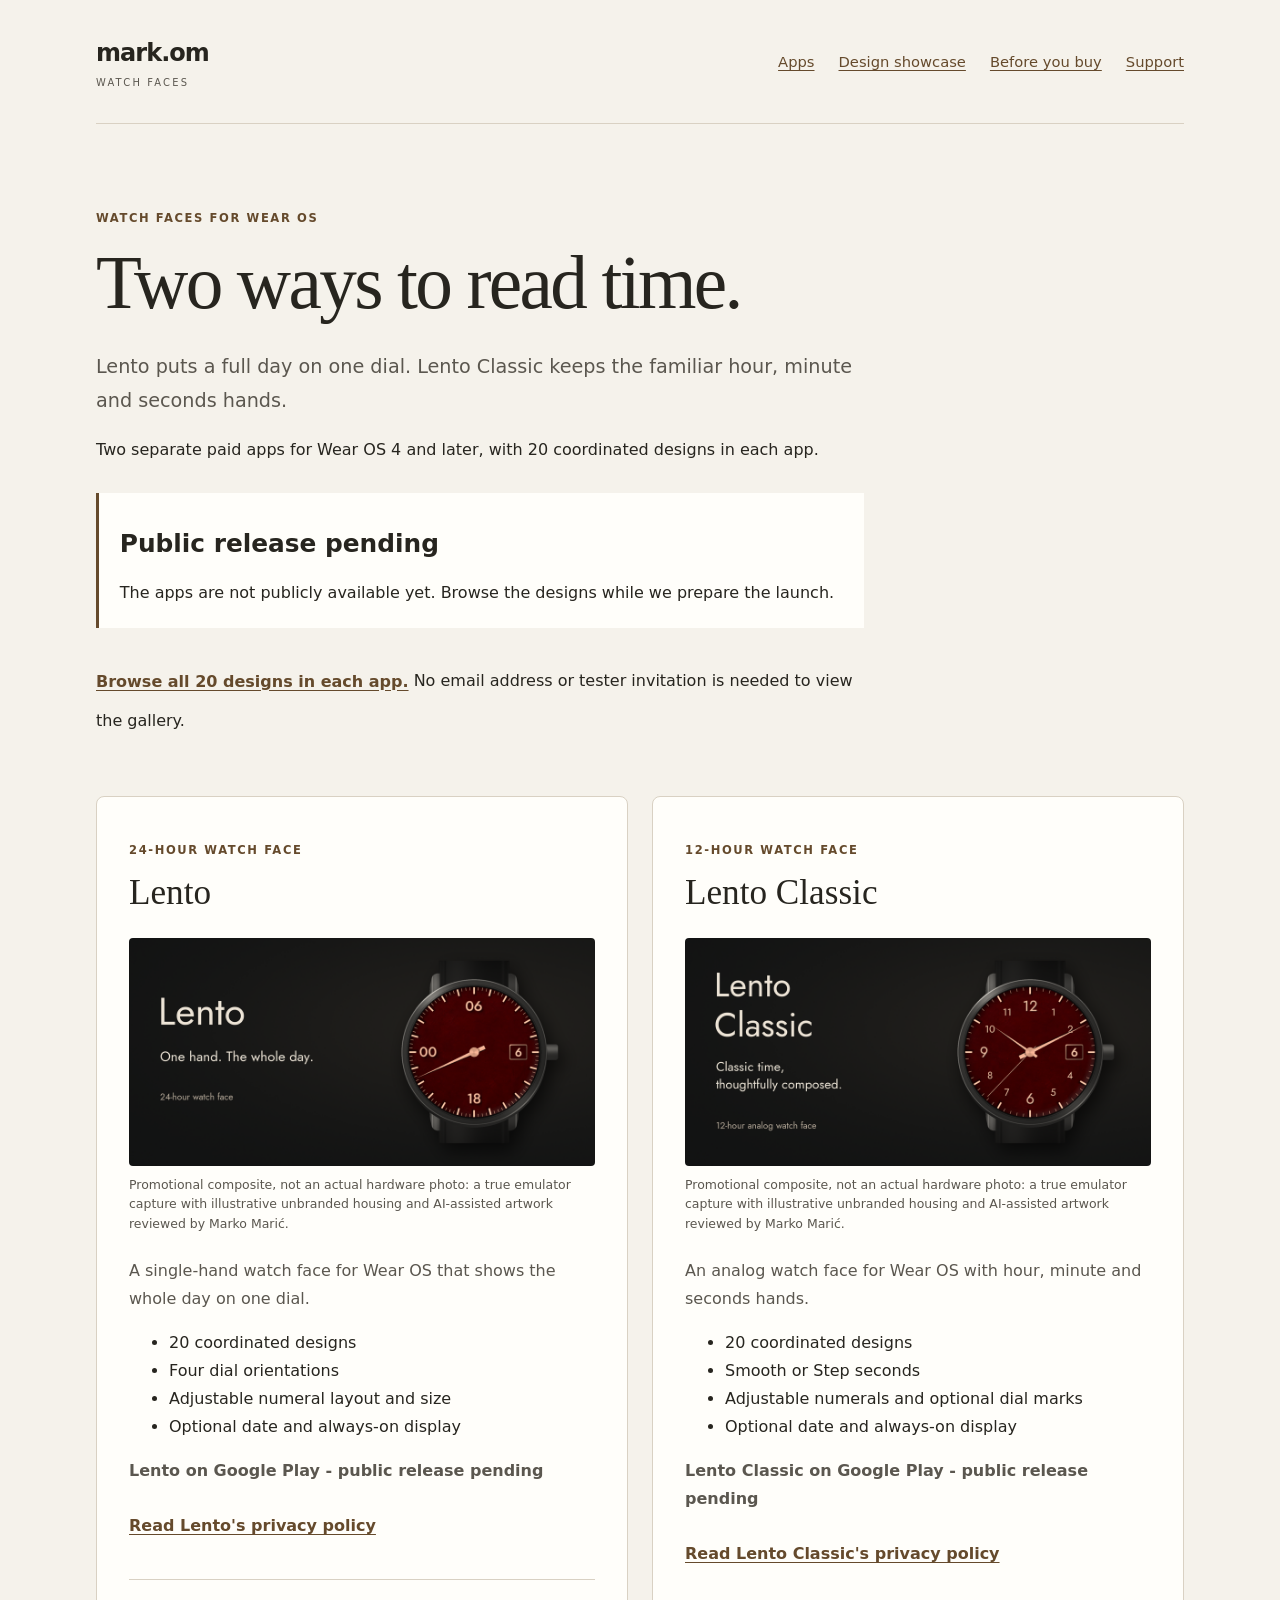
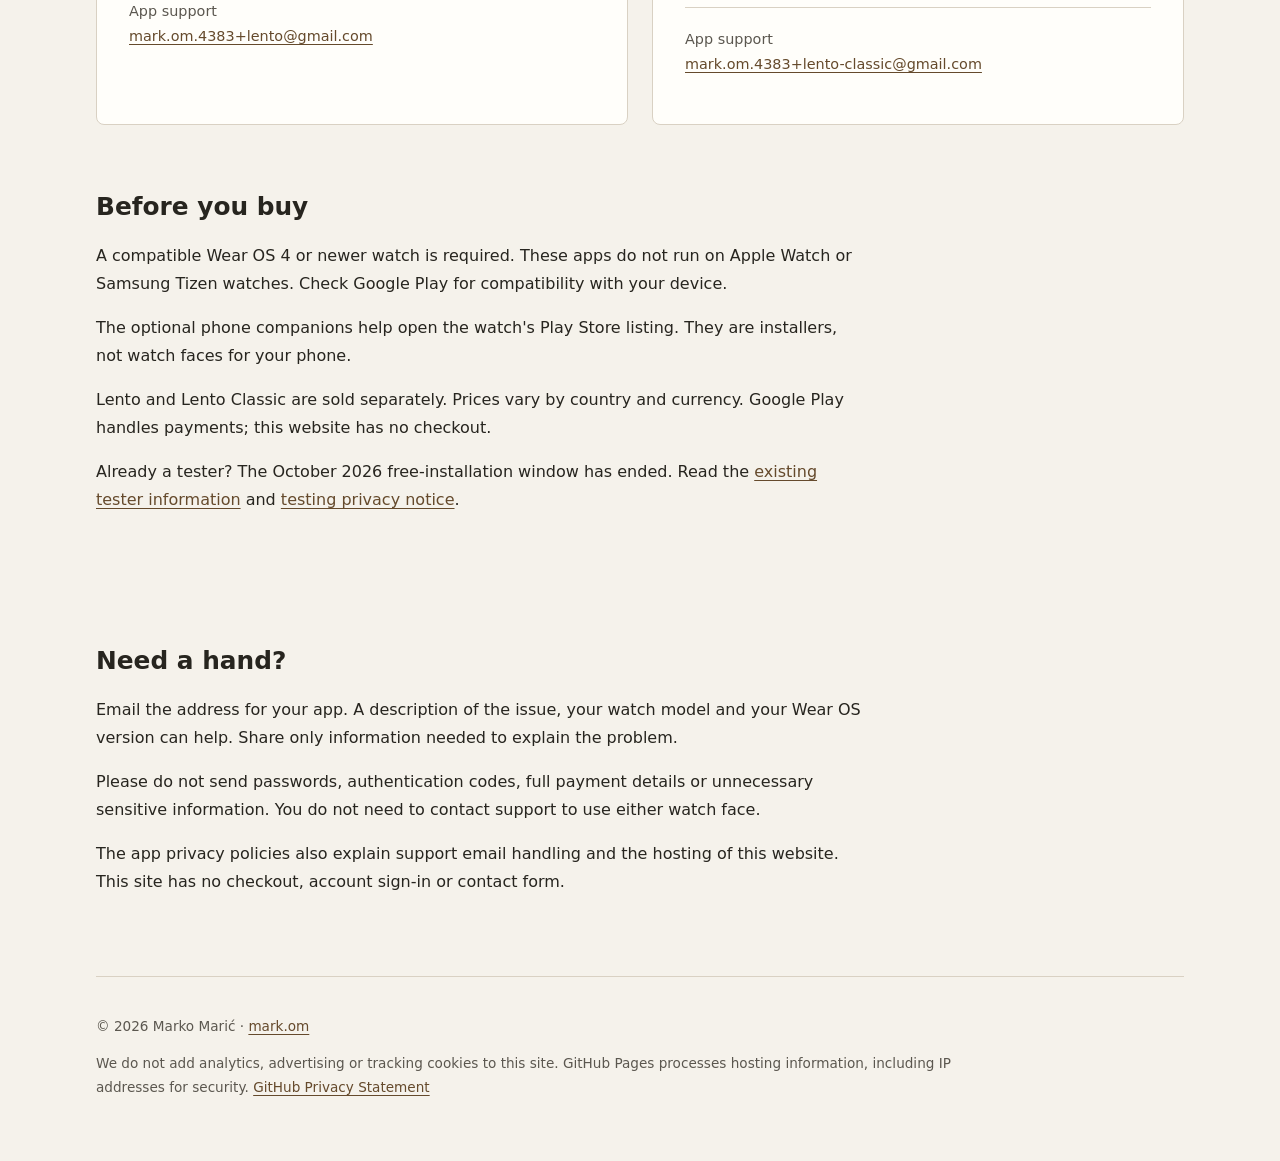
<file: index.html>
<!doctype html>
<html lang="en">
<head>
  <meta charset="utf-8">
  <meta name="viewport" content="width=device-width, initial-scale=1">
  <meta name="referrer" content="no-referrer">
  <meta name="description" content="Explore Lento and Lento Classic, two paid watch face apps for Wear OS 4 and later, with 20 designs in each. Public release pending.">
  <title>Lento &amp; Lento Classic | Wear OS watch faces | mark.om</title>
  <link rel="stylesheet" href="styles.css">
</head>
<body>
  <a class="skip-link" href="#main">Skip to content</a>
  <header class="site-header wrap">
    <a class="brand" href="https://github.com/mmaric27" aria-label="mark.om on GitHub">mark.om<span>WATCH FACES</span></a>
    <nav aria-label="Main navigation"><a href="#apps">Apps</a><a href="invite/">Design showcase</a><a href="#testing">Before you buy</a><a href="#support">Support</a></nav>
  </header>
  <main id="main" class="wrap">
    <section class="intro" aria-labelledby="page-title">
      <p class="eyebrow">WATCH FACES FOR WEAR OS</p>
      <h1 id="page-title">Two ways to read time.</h1>
      <p class="lead">Lento puts a full day on one dial. Lento Classic keeps the familiar hour, minute and seconds hands.</p>
      <p>Two separate paid apps for Wear OS 4 and later, with 20 coordinated designs in each app.</p>
      <aside class="summary" aria-labelledby="release-status-title">
        <h2 id="release-status-title">Public release pending</h2>
        <p>The apps are not publicly available yet. Browse the designs while we prepare the launch.</p>
      </aside>
      <p><a class="policy-link" href="invite/">Browse all 20 designs in each app.</a> No email address or tester invitation is needed to view the gallery.</p>
    </section>
    <section id="apps" class="app-grid" aria-label="Watch faces">
      <article class="app-card">
        <p class="eyebrow">24-HOUR WATCH FACE</p>
        <h2>Lento</h2>
        <figure class="feature">
          <img src="assets/lento-feature.png" width="1024" height="500" alt="Lento promotional composite showing its 24-hour single-hand watch face in illustrative unbranded watch housing.">
          <figcaption>Promotional composite, not an actual hardware photo: a true emulator capture with illustrative unbranded housing and AI-assisted artwork reviewed by Marko Marić.</figcaption>
        </figure>
        <p>A single-hand watch face for Wear OS that shows the whole day on one dial.</p>
        <ul>
          <li>20 coordinated designs</li>
          <li>Four dial orientations</li>
          <li>Adjustable numeral layout and size</li>
          <li>Optional date and always-on display</li>
        </ul>
        <p><strong>Lento on Google Play - public release pending</strong></p>
        <a class="policy-link" href="lento/privacy/index.html">Read Lento's privacy policy</a>
        <p class="contact"><span>App support</span><a href="mailto:mark.om.4383+lento@gmail.com">mark.om.4383+lento@gmail.com</a></p>
      </article>
      <article class="app-card">
        <p class="eyebrow">12-HOUR WATCH FACE</p>
        <h2>Lento Classic</h2>
        <figure class="feature">
          <img src="assets/lento-classic-feature.png" width="1024" height="500" alt="Lento Classic promotional composite showing its analog hour, minute and seconds hands in illustrative unbranded watch housing.">
          <figcaption>Promotional composite, not an actual hardware photo: a true emulator capture with illustrative unbranded housing and AI-assisted artwork reviewed by Marko Marić.</figcaption>
        </figure>
        <p>An analog watch face for Wear OS with hour, minute and seconds hands.</p>
        <ul>
          <li>20 coordinated designs</li>
          <li>Smooth or Step seconds</li>
          <li>Adjustable numerals and optional dial marks</li>
          <li>Optional date and always-on display</li>
        </ul>
        <p><strong>Lento Classic on Google Play - public release pending</strong></p>
        <a class="policy-link" href="lento-classic/privacy/index.html">Read Lento Classic's privacy policy</a>
        <p class="contact"><span>App support</span><a href="mailto:mark.om.4383+lento-classic@gmail.com">mark.om.4383+lento-classic@gmail.com</a></p>
      </article>
    </section>
    <section id="testing" class="support-section" aria-labelledby="testing-title">
      <h2 id="testing-title">Before you buy</h2>
      <p>A compatible Wear OS 4 or newer watch is required. These apps do not run on Apple Watch or Samsung Tizen watches. Check Google Play for compatibility with your device.</p>
      <p>The optional phone companions help open the watch's Play Store listing. They are installers, not watch faces for your phone.</p>
      <p>Lento and Lento Classic are sold separately. Prices vary by country and currency. Google Play handles payments; this website has no checkout.</p>
      <p>Already a tester? The October 2026 free-installation window has ended. Read the <a href="testing/">existing tester information</a> and <a href="testing/#privacy">testing privacy notice</a>.</p>
    </section>
    <section id="support" class="support-section" aria-labelledby="support-title">
      <h2 id="support-title">Need a hand?</h2>
      <p>Email the address for your app. A description of the issue, your watch model and your Wear OS version can help. Share only information needed to explain the problem.</p>
      <p>Please do not send passwords, authentication codes, full payment details or unnecessary sensitive information. You do not need to contact support to use either watch face.</p>
      <p>The app privacy policies also explain support email handling and the hosting of this website. This site has no checkout, account sign-in or contact form.</p>
    </section>
  </main>
  <footer class="site-footer wrap">
    <p>© 2026 Marko Marić · <a href="https://github.com/mmaric27">mark.om</a></p>
    <p>We do not add analytics, advertising or tracking cookies to this site. GitHub Pages processes hosting information, including IP addresses for security. <a href="https://docs.github.com/en/site-policy/privacy-policies/github-general-privacy-statement" rel="noreferrer">GitHub Privacy Statement</a></p>
  </footer>
</body>
</html>
</file>
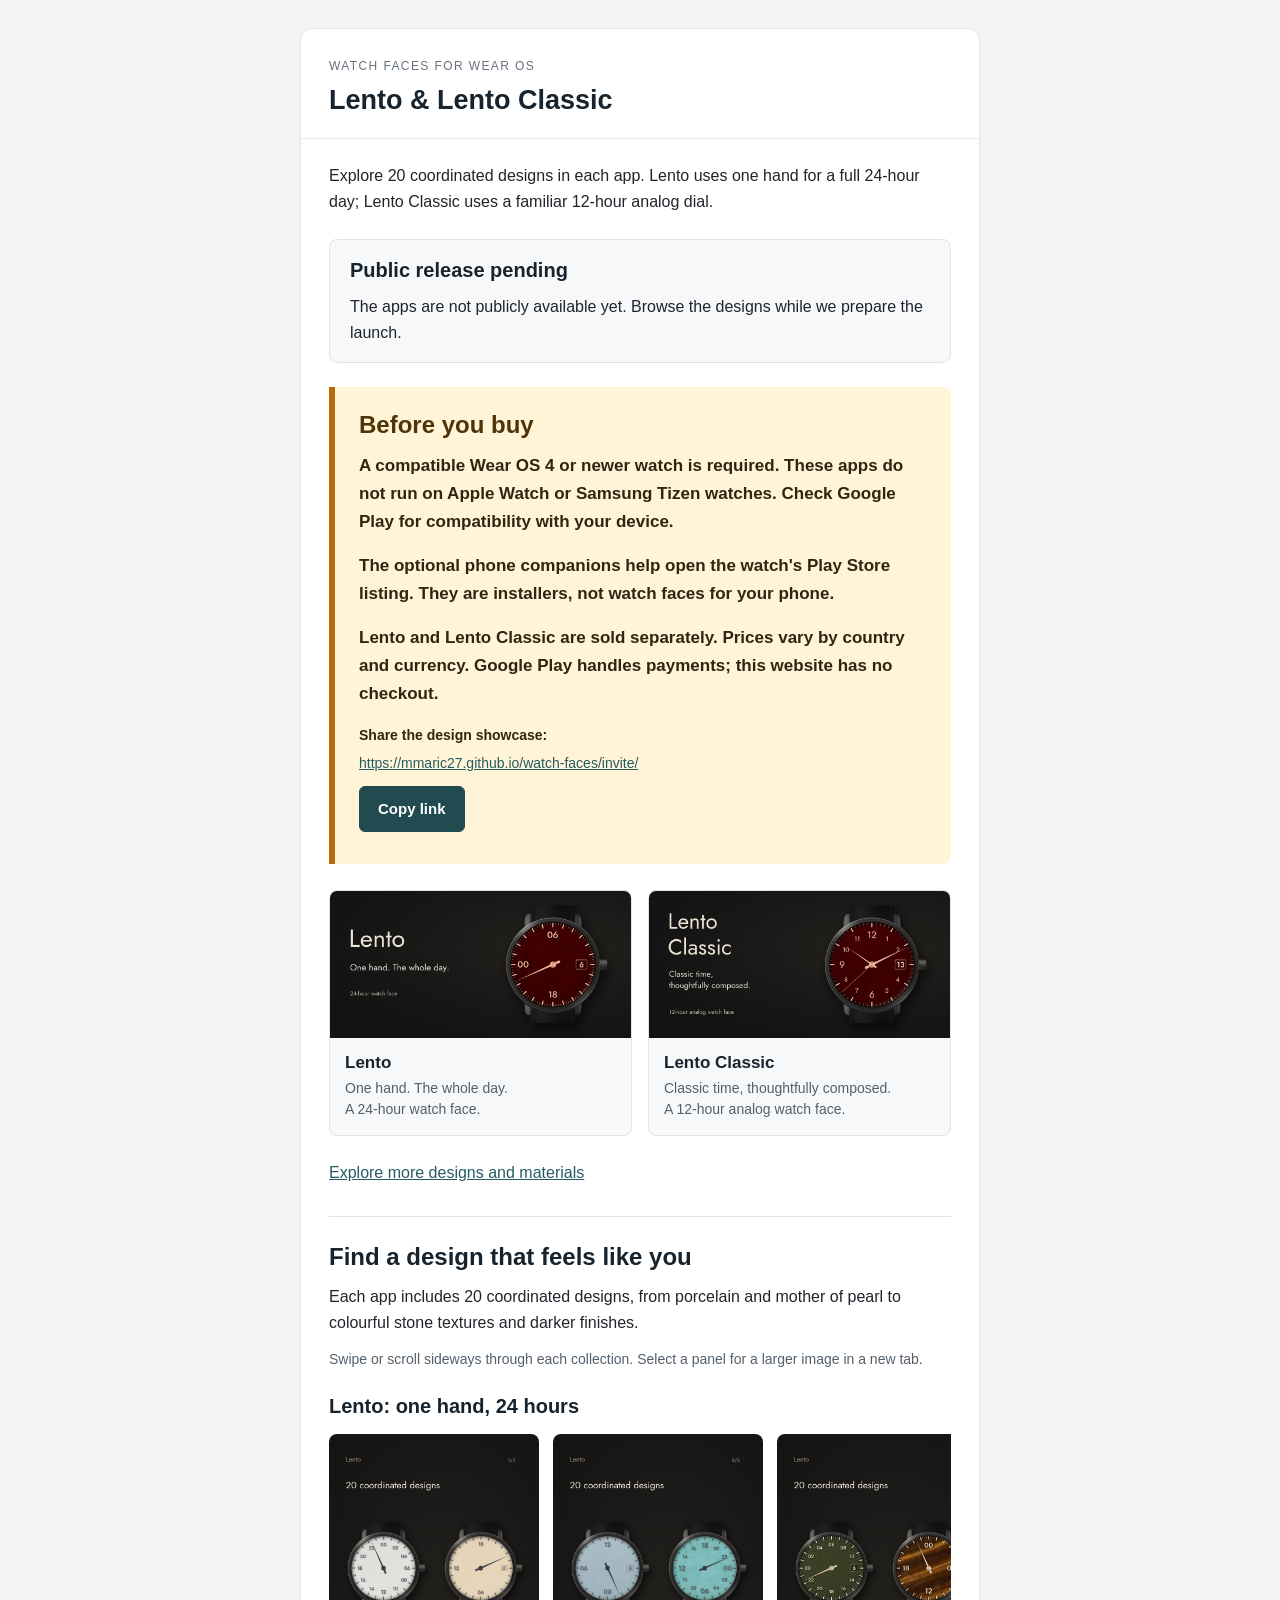
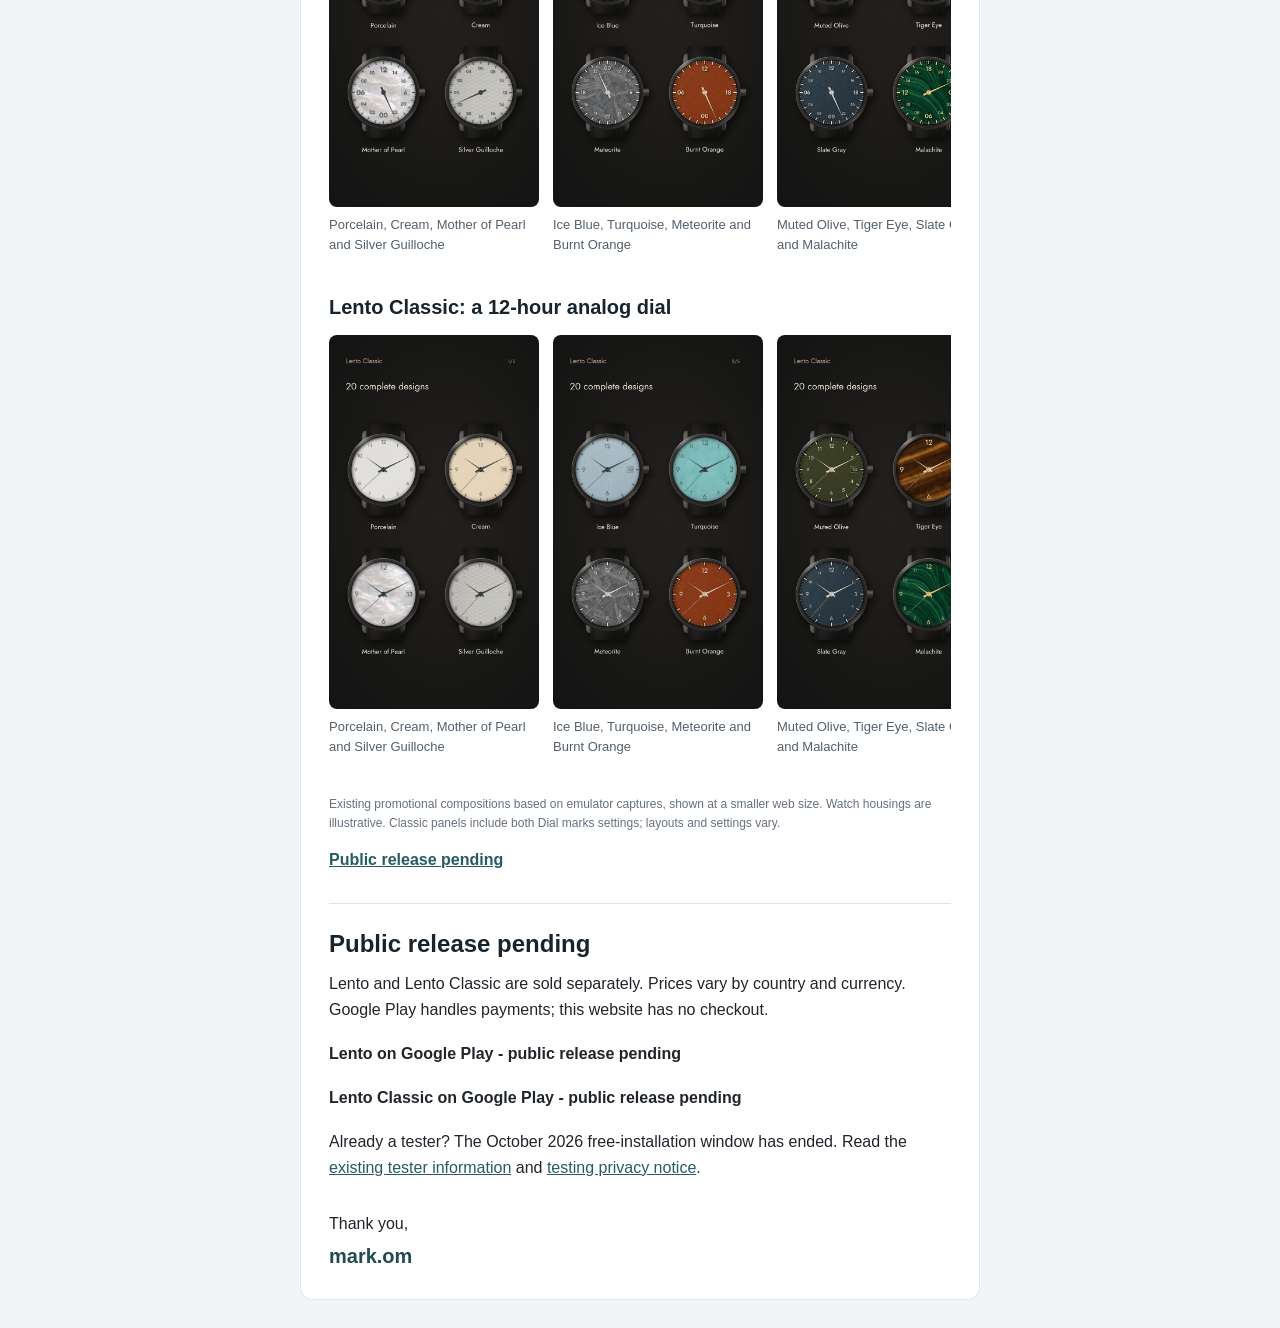
<file: invite/index.html>
<!doctype html>
<html lang="en">
<head>
  <meta charset="utf-8">
  <meta name="viewport" content="width=device-width, initial-scale=1">
  <meta name="referrer" content="no-referrer">
  <meta name="description" content="Browse 20 designs in each of two Wear OS watch face apps: Lento and Lento Classic. Public release pending.">
  <link rel="canonical" href="https://mmaric27.github.io/watch-faces/invite/">
  <title>Lento &amp; Lento Classic | Design showcase | mark.om</title>
  <style>
    .design-strip { display:flex; gap:14px; max-width:100%; overflow-x:auto; padding:4px 0 14px; margin:0 0 24px; scroll-snap-type:x proximity; }
    .design-strip figure { flex:0 0 210px; margin:0; scroll-snap-align:start; }
    .design-strip img { display:block; width:100%; height:auto; border-radius:8px; }
    .design-strip figcaption { padding-top:8px; color:#53606c; font-size:13px; line-height:20px; }
    .design-strip a:focus-visible { outline:3px solid #b66a08; outline-offset:3px; }
    @media only screen and (max-width:540px) {
      .face-card { display:block !important; width:100% !important; padding:0 0 16px !important; box-sizing:border-box; }
      .message-content { padding-left:20px !important; padding-right:20px !important; }
    }
  </style>
</head>
<body style="margin:0; padding:0; background-color:#f3f4f6; color:#20252b; font-family:Arial, Helvetica, sans-serif;">
  <table role="presentation" width="100%" cellspacing="0" cellpadding="0" border="0" style="width:100%; background-color:#f3f4f6;">
    <tr>
      <td align="center" style="padding:28px 12px;">
        <table role="presentation" width="680" cellspacing="0" cellpadding="0" border="0" style="width:100%; max-width:680px; table-layout:fixed; background-color:#ffffff; border:1px solid #e1e5e9; border-radius:12px;">
          <tr>
            <td style="padding:28px 28px 20px; border-bottom:1px solid #e8ebee;">
              <p style="margin:0 0 8px; color:#66717d; font-size:12px; line-height:18px; letter-spacing:1.4px; text-transform:uppercase;">WATCH FACES FOR WEAR OS</p>
              <h1 style="margin:0; color:#17232d; font-size:27px; line-height:35px; font-weight:700;">Lento &amp; Lento Classic</h1>
            </td>
          </tr>
          <tr>
            <td class="message-content" style="padding:24px 28px 28px; font-size:16px; line-height:26px;">
              <p style="margin:0 0 24px;">Explore 20 coordinated designs in each app. Lento uses one hand for a full 24-hour day; Lento Classic uses a familiar 12-hour analog dial.</p>
              <section aria-labelledby="release-status-title" style="margin:0 0 24px; padding:16px 20px; background-color:#f7f8f9; border:1px solid #e1e5e9; border-radius:8px;">
                <h2 id="release-status-title" style="margin:0 0 10px; color:#17232d; font-size:20px; line-height:28px;">Public release pending</h2>
                <p style="margin:0;">The apps are not publicly available yet. Browse the designs while we prepare the launch.</p>
              </section>

              <table role="presentation" width="100%" cellspacing="0" cellpadding="0" border="0" style="width:100%; margin:0 0 26px;">
                <tr>
                  <td style="padding:22px 24px; background-color:#fff4d8; border-left:6px solid #b66a08; border-radius:0 8px 8px 0; color:#302510;">
                    <h2 style="margin:0 0 12px; font-size:24px; line-height:31px; font-weight:700; color:#503407;">Before you buy</h2>
                    <p style="margin:0 0 16px; font-size:17px; line-height:28px; font-weight:600;">A compatible Wear OS 4 or newer watch is required. These apps do not run on Apple Watch or Samsung Tizen watches. Check Google Play for compatibility with your device.</p>
                    <p style="margin:0 0 16px; font-size:17px; line-height:28px; font-weight:600;">The optional phone companions help open the watch's Play Store listing. They are installers, not watch faces for your phone.</p>
                    <p style="margin:0; font-size:17px; line-height:28px; font-weight:600;">Lento and Lento Classic are sold separately. Prices vary by country and currency. Google Play handles payments; this website has no checkout.</p>
                    <p style="margin:16px 0 6px; font-size:14px; line-height:22px; font-weight:700;">Share the design showcase:</p>
                    <p style="margin:0 0 12px; font-size:14px; line-height:22px; overflow-wrap:anywhere;"><a id="invitation-link" href="https://mmaric27.github.io/watch-faces/invite/" style="color:#265b63; text-decoration:underline;">https://mmaric27.github.io/watch-faces/invite/</a></p>
                    <button id="copy-invitation-link" type="button" hidden style="padding:11px 18px; border:1px solid #214b50; border-radius:6px; background-color:#214b50; color:#ffffff; font:700 15px/22px Arial, Helvetica, sans-serif; cursor:pointer;">Copy link</button>
                    <p id="copy-link-status" role="status" aria-live="polite" style="margin:10px 0 0; font-size:13px; line-height:20px;"></p>
                  </td>
                </tr>
              </table>

              <table role="presentation" width="100%" cellspacing="0" cellpadding="0" border="0" style="width:100%; table-layout:fixed; margin:0 0 24px;">
                <tr>
                  <td class="face-card" width="50%" valign="top" style="width:50%; padding:0 8px 0 0;">
                    <table role="presentation" width="100%" cellspacing="0" cellpadding="0" border="0" style="width:100%; border:1px solid #e1e5e9; background-color:#f7f8f9; border-radius:8px;">
                      <tr><td><img src="lento-invitation-24h.png" width="300" alt="Lento promotional image: a 24-hour single-hand face in illustrative watch housing." style="display:block; width:100%; height:auto; border:0; border-radius:7px 7px 0 0;"></td></tr>
                      <tr><td style="padding:13px 15px 15px;">
                        <p style="margin:0 0 4px; color:#17232d; font-size:17px; line-height:23px; font-weight:700;">Lento</p>
                        <p style="margin:0; color:#53606c; font-size:14px; line-height:21px;">One hand. The whole day.<br>A 24-hour watch face.</p>
                      </td></tr>
                    </table>
                  </td>
                  <td class="face-card" width="50%" valign="top" style="width:50%; padding:0 0 0 8px;">
                    <table role="presentation" width="100%" cellspacing="0" cellpadding="0" border="0" style="width:100%; border:1px solid #e1e5e9; background-color:#f7f8f9; border-radius:8px;">
                      <tr><td><img src="lento-invitation-classic.png" width="300" alt="Lento Classic promotional image: a 12-hour analog face in illustrative watch housing." style="display:block; width:100%; height:auto; border:0; border-radius:7px 7px 0 0;"></td></tr>
                      <tr><td style="padding:13px 15px 15px;">
                        <p style="margin:0 0 4px; color:#17232d; font-size:17px; line-height:23px; font-weight:700;">Lento Classic</p>
                        <p style="margin:0; color:#53606c; font-size:14px; line-height:21px;">Classic time, thoughtfully composed.<br>A 12-hour analog watch face.</p>
                      </td></tr>
                    </table>
                  </td>
                </tr>
              </table>

              <p style="margin:0 0 22px;"><a href="#design-options" style="color:#265b63; text-decoration:underline;">Explore more designs and materials</a></p>
              <section id="design-options" aria-labelledby="design-options-title" style="margin:30px 0; padding-top:24px; border-top:1px solid #e1e5e9;">
                <h2 id="design-options-title" style="margin:0 0 12px; color:#17232d; font-size:24px; line-height:31px;">Find a design that feels like you</h2>
                <p style="margin:0 0 12px;">Each app includes 20 coordinated designs, from porcelain and mother of pearl to colourful stone textures and darker finishes.</p>
                <p style="margin:0 0 22px; color:#53606c; font-size:14px; line-height:22px;">Swipe or scroll sideways through each collection. Select a panel for a larger image in a new tab.</p>
                <h3 style="margin:0 0 10px; color:#17232d; font-size:20px; line-height:28px;">Lento: one hand, 24 hours</h3>
                <div class="design-strip" role="list" aria-label="Lento design collection">
                  <figure role="listitem"><a href="lento-designs-02.jpg" target="_blank" rel="noopener noreferrer"><img src="lento-designs-02.jpg" width="720" height="1280" loading="lazy" decoding="async" alt="Lento: Porcelain, Cream, Mother of Pearl and Silver Guilloche. Open larger panel."></a><figcaption>Porcelain, Cream, Mother of Pearl and Silver Guilloche</figcaption></figure>
                  <figure role="listitem"><a href="lento-designs-03.jpg" target="_blank" rel="noopener noreferrer"><img src="lento-designs-03.jpg" width="720" height="1280" loading="lazy" decoding="async" alt="Lento: Ice Blue, Turquoise, Meteorite and Burnt Orange. Open larger panel."></a><figcaption>Ice Blue, Turquoise, Meteorite and Burnt Orange</figcaption></figure>
                  <figure role="listitem"><a href="lento-designs-04.jpg" target="_blank" rel="noopener noreferrer"><img src="lento-designs-04.jpg" width="720" height="1280" loading="lazy" decoding="async" alt="Lento: Muted Olive, Tiger Eye, Slate Gray and Malachite. Open larger panel."></a><figcaption>Muted Olive, Tiger Eye, Slate Gray and Malachite</figcaption></figure>
                  <figure role="listitem"><a href="lento-designs-05.jpg" target="_blank" rel="noopener noreferrer"><img src="lento-designs-05.jpg" width="720" height="1280" loading="lazy" decoding="async" alt="Lento: Espresso, Black, Burgundy and Lapis Lazuli. Open larger panel."></a><figcaption>Espresso, Black, Burgundy and Lapis Lazuli</figcaption></figure>
                  <figure role="listitem"><a href="lento-designs-06.jpg" target="_blank" rel="noopener noreferrer"><img src="lento-designs-06.jpg" width="720" height="1280" loading="lazy" decoding="async" alt="Lento: Navy, Burgundy Urushi, Blue Aventurine and Black Marble. Open larger panel."></a><figcaption>Navy, Burgundy Urushi, Blue Aventurine and Black Marble</figcaption></figure>
                </div>
                <h3 style="margin:0 0 10px; color:#17232d; font-size:20px; line-height:28px;">Lento Classic: a 12-hour analog dial</h3>
                <div class="design-strip" role="list" aria-label="Lento Classic design collection">
                  <figure role="listitem"><a href="lento-classic-designs-02.jpg" target="_blank" rel="noopener noreferrer"><img src="lento-classic-designs-02.jpg" width="720" height="1280" loading="lazy" decoding="async" alt="Lento Classic: Porcelain, Cream, Mother of Pearl and Silver Guilloche. Open larger panel."></a><figcaption>Porcelain, Cream, Mother of Pearl and Silver Guilloche</figcaption></figure>
                  <figure role="listitem"><a href="lento-classic-designs-03.jpg" target="_blank" rel="noopener noreferrer"><img src="lento-classic-designs-03.jpg" width="720" height="1280" loading="lazy" decoding="async" alt="Lento Classic: Ice Blue, Turquoise, Meteorite and Burnt Orange. Open larger panel."></a><figcaption>Ice Blue, Turquoise, Meteorite and Burnt Orange</figcaption></figure>
                  <figure role="listitem"><a href="lento-classic-designs-04.jpg" target="_blank" rel="noopener noreferrer"><img src="lento-classic-designs-04.jpg" width="720" height="1280" loading="lazy" decoding="async" alt="Lento Classic: Muted Olive, Tiger Eye, Slate Gray and Malachite. Open larger panel."></a><figcaption>Muted Olive, Tiger Eye, Slate Gray and Malachite</figcaption></figure>
                  <figure role="listitem"><a href="lento-classic-designs-05.jpg" target="_blank" rel="noopener noreferrer"><img src="lento-classic-designs-05.jpg" width="720" height="1280" loading="lazy" decoding="async" alt="Lento Classic: Espresso, Black, Burgundy and Lapis Lazuli. Open larger panel."></a><figcaption>Espresso, Black, Burgundy and Lapis Lazuli</figcaption></figure>
                  <figure role="listitem"><a href="lento-classic-designs-06.jpg" target="_blank" rel="noopener noreferrer"><img src="lento-classic-designs-06.jpg" width="720" height="1280" loading="lazy" decoding="async" alt="Lento Classic: Navy, Burgundy Urushi, Blue Aventurine and Black Marble. Open larger panel."></a><figcaption>Navy, Burgundy Urushi, Blue Aventurine and Black Marble</figcaption></figure>
                </div>
                <p style="margin:0 0 14px; color:#66717d; font-size:12px; line-height:19px;">Existing promotional compositions based on emulator captures, shown at a smaller web size. Watch housings are illustrative. Classic panels include both Dial marks settings; layouts and settings vary.</p>
                <p style="margin:0;"><a href="#join" style="color:#265b63; font-weight:700; text-decoration:underline;">Public release pending</a></p>
              </section>
              <section id="join" aria-labelledby="join-title" style="margin:30px 0; padding-top:24px; border-top:1px solid #e1e5e9;">
                <h2 id="join-title" style="margin:0 0 12px; color:#17232d; font-size:24px; line-height:31px;">Public release pending</h2>
                <p style="margin:0 0 18px;">Lento and Lento Classic are sold separately. Prices vary by country and currency. Google Play handles payments; this website has no checkout.</p>
                <p style="margin:0 0 18px;"><strong>Lento on Google Play - public release pending</strong></p>
                <p style="margin:0 0 18px;"><strong>Lento Classic on Google Play - public release pending</strong></p>
                <p style="margin:0;">Already a tester? The October 2026 free-installation window has ended. Read the <a href="https://mmaric27.github.io/watch-faces/testing/" style="color:#265b63; text-decoration:underline;">existing tester information</a> and <a href="https://mmaric27.github.io/watch-faces/testing/#privacy" style="color:#265b63; text-decoration:underline;">testing privacy notice</a>.</p>
              </section>
              <p style="margin:0 0 5px;">Thank you,</p>
              <p style="margin:0;"><a href="https://github.com/mmaric27" style="color:#214b50; font-size:20px; line-height:28px; font-weight:700; text-decoration:none;">mark.om</a></p>
            </td>
          </tr>
        </table>
      </td>
    </tr>
  </table>
  <script>
    (() => {
      const link = document.getElementById('invitation-link');
      const button = document.getElementById('copy-invitation-link');
      const status = document.getElementById('copy-link-status');
      if (!link || !button || !status) return;
      button.hidden = false;
      button.addEventListener('click', async () => {
        button.disabled = true;
        try {
          await navigator.clipboard.writeText(link.href);
          status.textContent = 'Link copied. Paste it into an email, message or post.';
        } catch {
          status.textContent = 'Automatic copying is unavailable. Select and copy the link above.';
          link.focus();
          const selection = window.getSelection();
          if (selection) {
            const range = document.createRange();
            range.selectNodeContents(link);
            selection.removeAllRanges();
            selection.addRange(range);
          }
        } finally {
          button.disabled = false;
        }
      });
    })();
  </script>
</body>
</html>
</file>
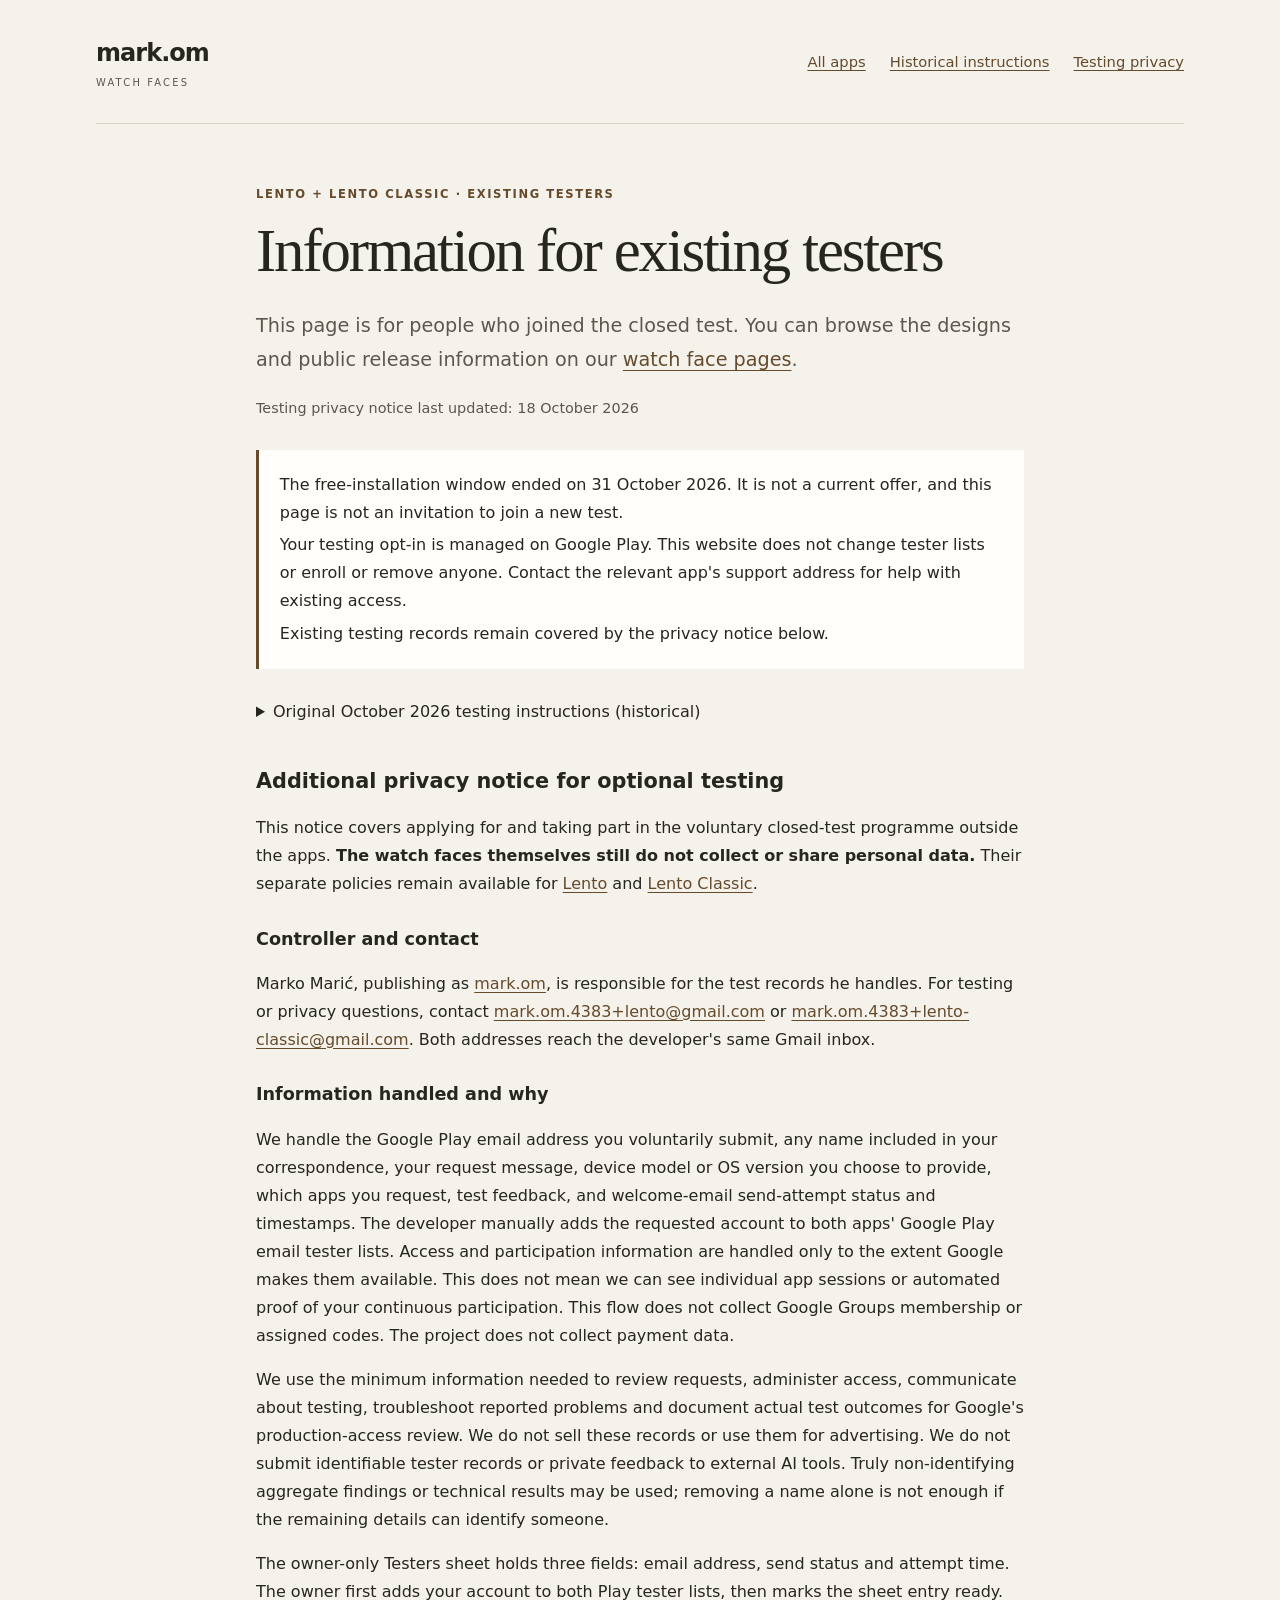
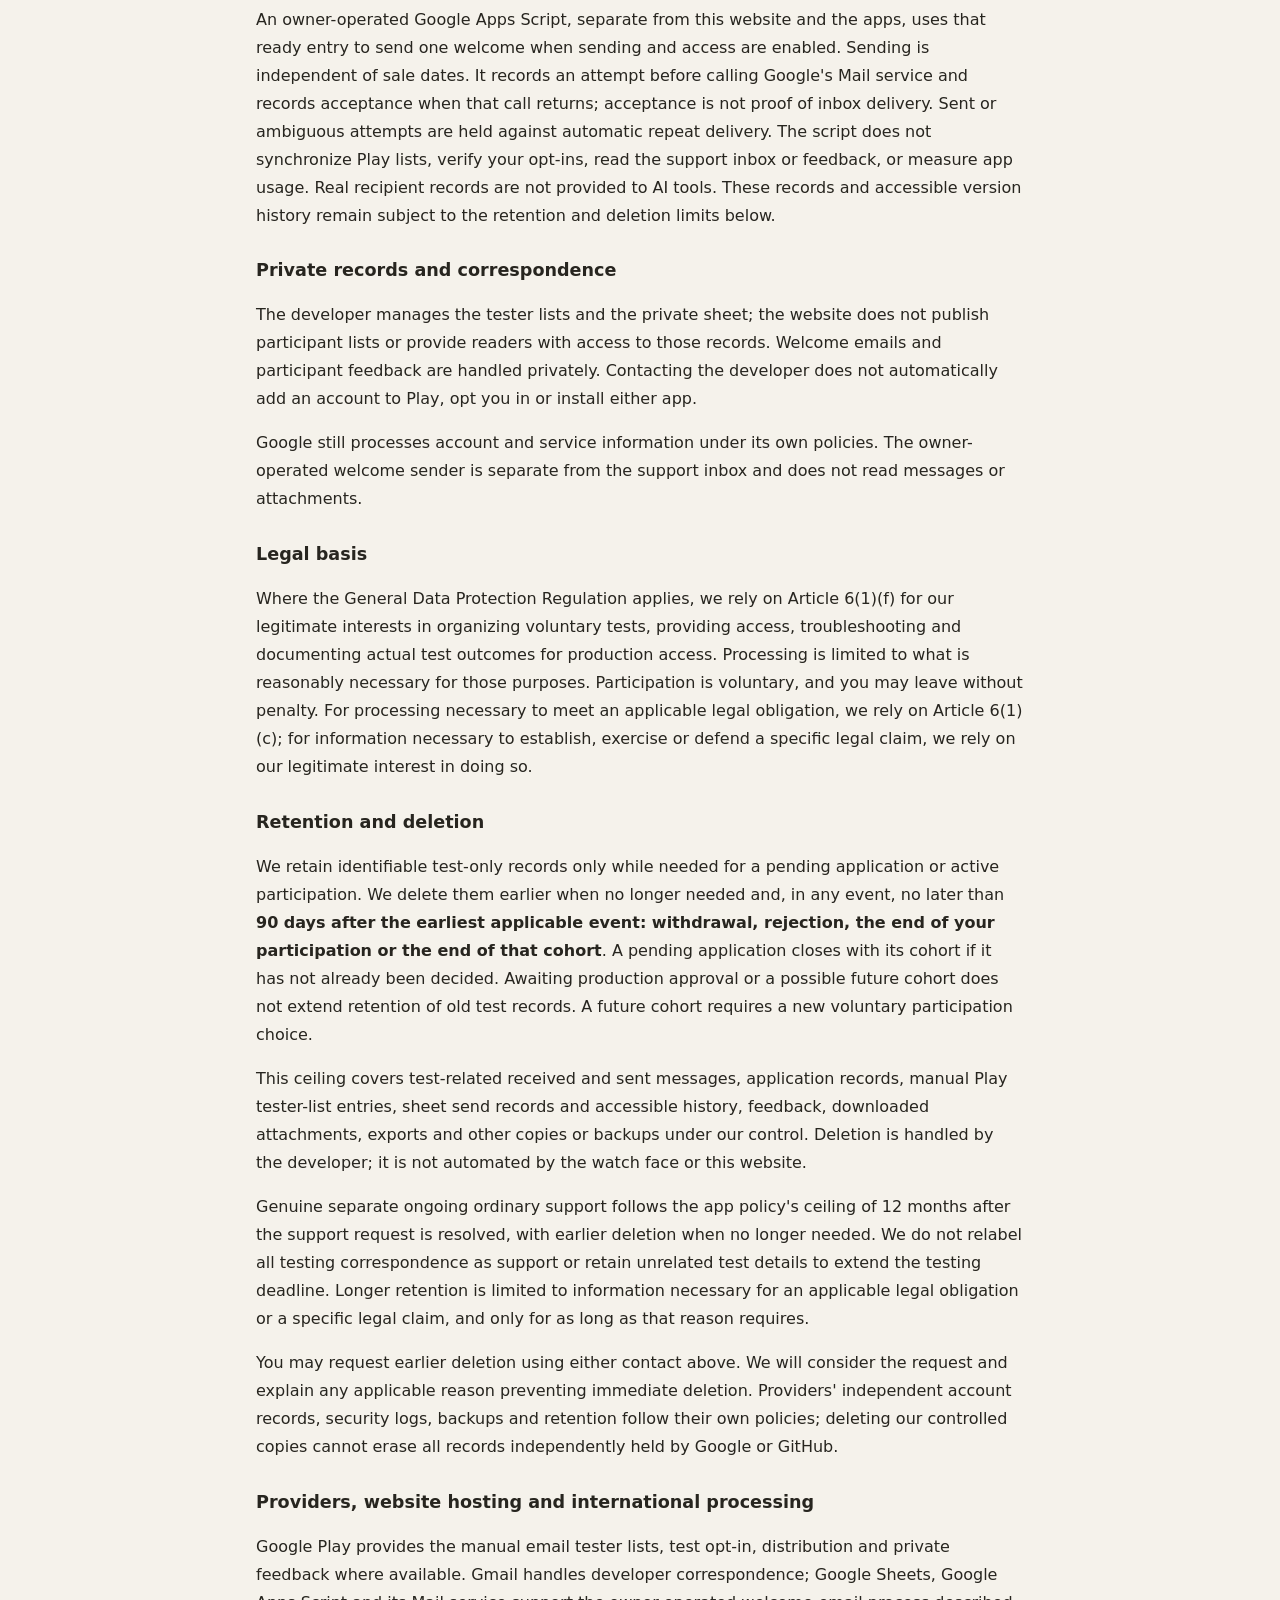
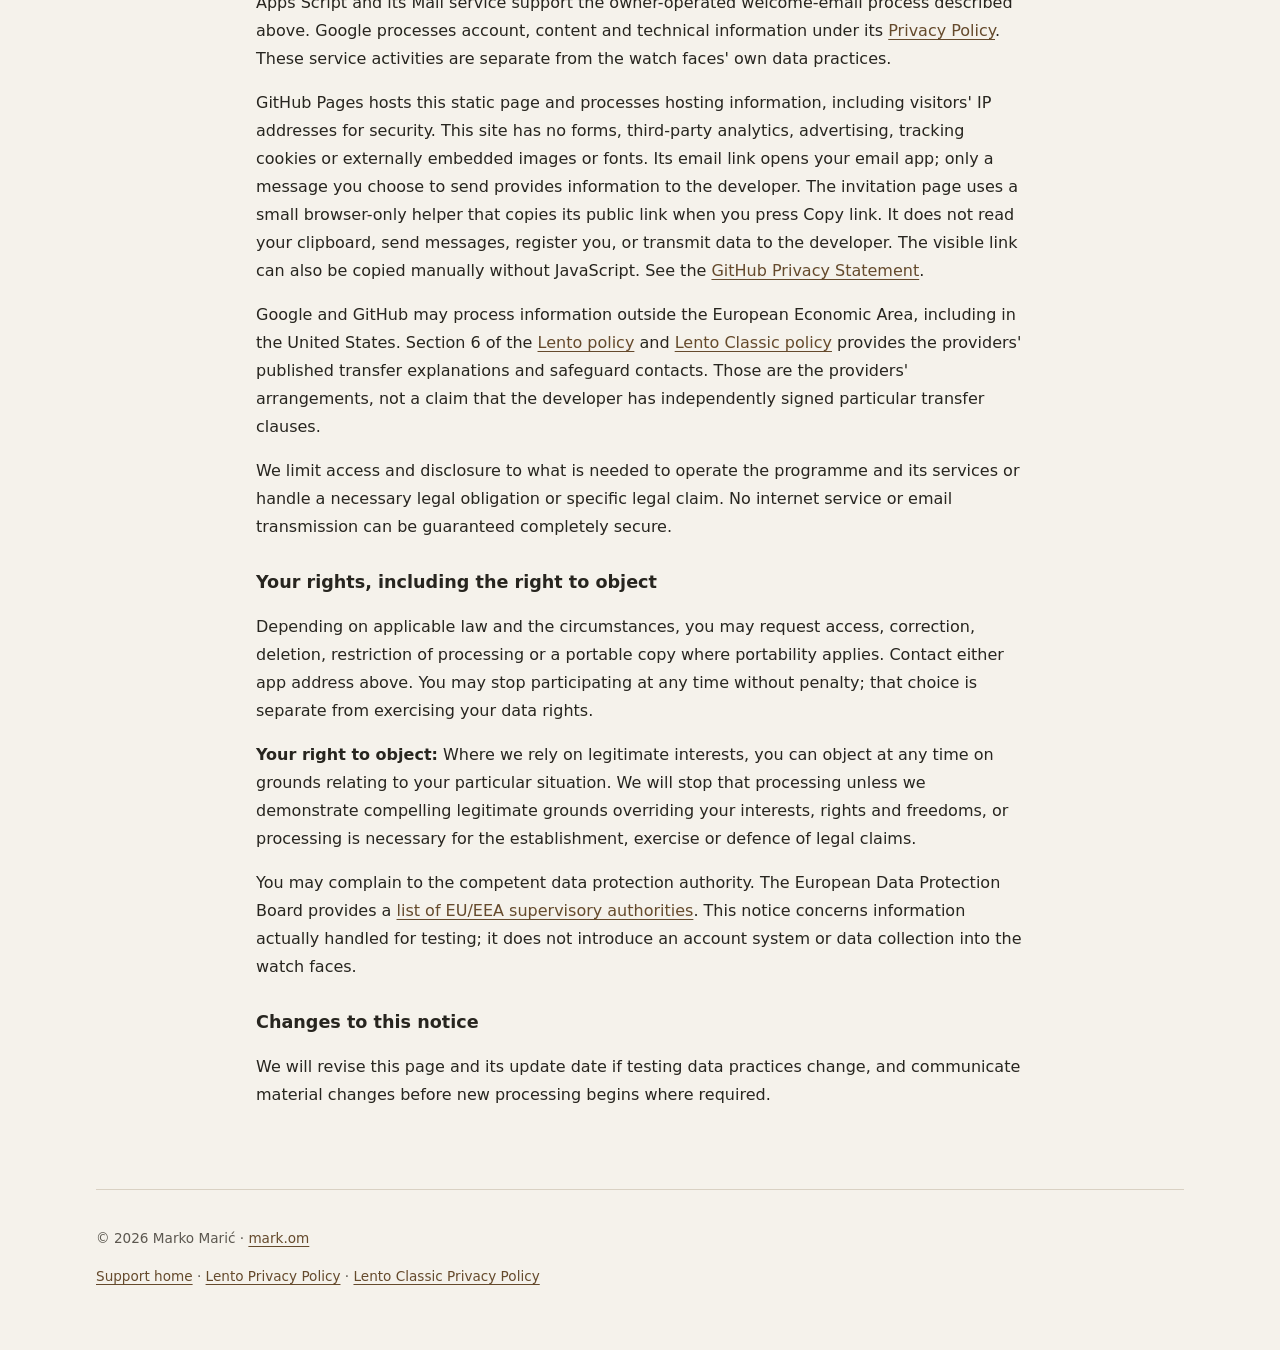
<file: testing/index.html>
<!doctype html>
<html lang="en">
<head>
  <meta charset="utf-8">
  <meta name="viewport" content="width=device-width, initial-scale=1">
  <meta name="referrer" content="no-referrer">
  <meta name="description" content="Information for existing Lento and Lento Classic testers, historical October 2026 instructions, and the testing privacy notice.">
  <meta name="robots" content="noindex,follow">
  <title>Testing information &amp; privacy | mark.om</title>
  <link rel="stylesheet" href="../styles.css">
</head>
<body>
  <a class="skip-link" href="#main">Skip to content</a>
  <header class="site-header wrap">
    <a class="brand" href="https://github.com/mmaric27" aria-label="mark.om on GitHub">mark.om<span>WATCH FACES</span></a>
    <nav aria-label="Main navigation"><a href="../index.html">All apps</a><a href="#testing-history">Historical instructions</a><a href="#privacy">Testing privacy</a></nav>
  </header>
  <main id="main" class="wrap">
    <article class="policy" aria-labelledby="testing-title">
      <p class="eyebrow">LENTO + LENTO CLASSIC · EXISTING TESTERS</p>
      <h1 id="testing-title">Information for existing testers</h1>
      <p class="lead">This page is for people who joined the closed test. You can browse the designs and public release information on our <a href="../index.html#apps">watch face pages</a>.</p>
      <p class="policy-meta">Testing privacy notice last updated: <time datetime="2026-10-18">18 October 2026</time></p>
      <aside class="summary" aria-label="Setup status">
        <p>The free-installation window ended on 31 October 2026. It is not a current offer, and this page is not an invitation to join a new test.</p>
        <p>Your testing opt-in is managed on Google Play. This website does not change tester lists or enroll or remove anyone. Contact the relevant app's support address for help with existing access.</p>
        <p>Existing testing records remain covered by the privacy notice below.</p>
      </aside>
      <details id="testing-history">
        <summary>Original October 2026 testing instructions (historical)</summary>
      <nav class="section-nav" aria-label="Testing page sections"><a href="#joining">How to join</a><a href="#free-access">Access</a><a href="#trying">What to try</a><a href="#feedback">Private feedback</a><a href="#privacy">Privacy notice</a></nav>

      <section id="joining" aria-labelledby="joining-title">
        <h2 id="joining-title">How to join</h2>
        <p>We welcome people who can genuinely try the companion apps on an Android 7 or newer phone. A Wear OS 4 or newer watch is needed for the actual watch-face features, but is not required to try the phone companions. Describe the device you really use; do not report watch testing you have not performed. You can also forward the invitation without joining.</p>
        <p><a class="policy-link" href="../invite/#join">Contact Marko to request both apps</a></p>
        <ol>
          <li><strong>Read the <a href="#privacy">testing privacy notice</a> first.</strong> Review the voluntary intention and access terms on this page before sharing information.</li>
          <li><strong>Contact Marko directly with your Google Play email address.</strong> Request both apps for this cohort. You may include your phone or watch model and, optionally, its Android or Wear OS version. Use the Google account selected in the native Play Store app on your Android phone. Add and select that account on the phone if needed; signing in only in a browser is not enough.</li>
          <li><strong>Wait for manual access confirmation and your setup email.</strong> The developer adds your account to both apps' Google Play email tester lists, then marks the request ready for the welcome. The private email record is not automatically synced to Play lists. When sending is enabled and access is confirmed, an owner-operated script sends one welcome covering both apps. Email delivery is independent of sale dates and does not enroll you in either test.</li>
          <li><strong>If you are currently an internal tester, wait for the developer's confirmation.</strong> After confirmation of the applicable closed test, leave that app's internal test before accepting its closed opt-in. Changing tracks alone does not require reinstallation when version and signature are unchanged; contact the developer if your device reports a problem.</li>
          <li><strong>Accept both app-specific closed-test opt-ins below.</strong> Use the same eligible Google account for both opt-ins and installation. Being added to a tester list or receiving a welcome does not itself opt you in or start your individual 14-day period. Each app requires its own opt-in.</li>
          <li><strong>Check the price, then install and test on your device.</strong> Wait for the developer's free-access confirmation and check both Play listings with the eligible account during the confirmed window. If Google Play asks for payment, stop and contact support rather than paying. The phone companion includes <strong>Install or open on watch</strong> for a connected Wear OS watch. Direct Play installation onto a watch is also possible. Without a watch, test the phone UI, instructions, links and no-watch handling. With a watch, also select and try the actual face.</li>
          <li><strong>Try the features available to you and share honest private feedback.</strong> Aim to keep the companion apps installed and remain opted in to both tests for at least 14 consecutive days. You are not required to keep a watch face active throughout that period. Participation is voluntary and you can leave without penalty.</li>
        </ol>
        <p>After the developer confirms that your account is on both tester lists, accept both official opt-ins:</p>
        <ul>
          <li><a href="https://play.google.com/apps/testing/dev.mmaric.lento" rel="noreferrer">After approval: Lento closed opt-in</a></li>
          <li><a href="https://play.google.com/apps/testing/dev.mmaric.lento.classic" rel="noreferrer">After approval: Classic closed opt-in</a></li>
        </ul>
        <p>The voluntary intention we ask you to express is:</p>
        <blockquote class="intent"><p>I intend to keep the companion apps installed and remain opted in to both closed tests for at least 14 consecutive days. I will test what is available on my actual devices and give honest feedback. Neither watch face needs to stay active throughout the test. Participation is voluntary and I can leave at any time.</p></blockquote>
        <p>The continuous opt-in period is separate for each app and Google account. Keep the companion apps installed during the test rather than using their removal shortcut. Android removal remains available. Removing an app does not itself select Leave the program. If you have a watch, you may return to your usual active face after trying these designs. Keeping apps installed is our practical test request, not a claim of a Google-required daily usage duration or active-face requirement.</p>
        <p>Google decides whether production access is granted. Reaching a minimum of 12 testers opted in continuously for 14 days is not automatic approval; real testing and the production-access review still matter. Phone installs alone do not demonstrate watch-face testing or guarantee production approval. We do not claim to have individual session statistics or automated proof of each person's 14 days. See <a href="https://support.google.com/googleplay/android-developer/answer/14151465" rel="noreferrer">Google's testing requirements</a>.</p>
      </section>

      <section id="free-access" aria-labelledby="free-access-title">
        <h2 id="free-access-title">Access for accepted testers</h2>
        <p><strong>Both apps are paid apps with a temporary free-installation sale for accepted testers.</strong> The window is <strong>18 October 2026, 00:00 GMT through 31 October 2026, 23:59 GMT</strong>. Do not assume free access from these dates alone. Access remains subject to developer confirmation, closed-test eligibility and the actual Play price for your account.</p>
        <p>Wait for confirmation that both apps are ready, accept both opt-ins, and check each listing with the same Google account selected in your phone's native Play Store. If a price appears, do not pay. Contact the developer privately if there is an account, eligibility or installation problem.</p>
        <p>The sale window concerns obtaining the apps at the confirmed free price. It is separate from the requested installed/test duration and each app's continuous opt-in period. You may need to continue testing after the sale ends; the sale dates do not shorten the requested 14 consecutive days or promise continued app availability.</p>
        <p>Do not purchase an app in order to join this programme or expect a buy-and-refund arrangement. If Google Play asks you to pay, stop and contact <a href="mailto:mark.om.4383+lento@gmail.com">Lento support</a> or <a href="mailto:mark.om.4383+lento-classic@gmail.com">Lento Classic support</a> for the relevant app before proceeding.</p>
        <p>Participation is for testers aged 13 or older who meet the applicable age requirements for their Google account and the apps, using an eligible Google Play account in a country where the relevant app is available and permitted. Leaving the test is voluntary and has no penalty. Continued availability is governed by Google Play's applicable terms and policies, not a promise of permanent availability from the developer.</p>
        <p>Testers are not charged for participating. Access is not conditional on a positive public rating or review. See the <a href="https://play.google.com/about/play-terms/" rel="noreferrer">Google Play Terms of Service</a>.</p>
      </section>

      <section id="trying" aria-labelledby="trying-title">
        <h2 id="trying-title">What to try</h2>
        <ul>
          <li>On the phone: launch, text and artwork layout, links, instructions and handling when no watch is connected.</li>
          <li>Initial installation and selecting each app as your watch face.</li>
          <li>Opening customization and trying the available design settings.</li>
          <li>Time and date display, including readability in normal use.</li>
          <li>Always-on display (AOD), if your watch supports it and you choose to enable it.</li>
          <li>For Lento Classic, the Smooth and Step seconds-hand options, plus Dial marks On/Off and the corresponding numeral/date placement in active mode and AOD.</li>
        </ul>
        <p>Tell us what worked, what did not and what you expected. Both positive and negative feedback are useful. These are practical things to explore, not requirements to manufacture activity or report a favourable result. Neither watch face adds in-app telemetry for the test.</p>
      </section>

      <section id="feedback" aria-labelledby="feedback-title">
        <h2 id="feedback-title">Keep feedback private and useful</h2>
        <p>Use Google Play's private testing feedback option when available, or email the address for the app: <a href="mailto:mark.om.4383+lento@gmail.com">Lento support</a> or <a href="mailto:mark.om.4383+lento-classic@gmail.com">Lento Classic support</a>. No public rating or review is required.</p>
        <p>A short description, your phone or watch model and optional OS version are normally enough to begin. If a screenshot is useful, remove personal details and notification content first. Do not send passwords, authentication codes, payment details, identity documents or unnecessary sensitive information. We do not ask for your date of birth.</p>
        <p>To stop participating, leave each relevant Google Play test. You may also email the developer for removal from the manual tester lists, help or deletion of records the developer controls. Asking the developer to remove an email record is separate from managing each app's Google Play opt-in. You can leave without penalty.</p>
      </section>

      </details>

      <section id="privacy" aria-labelledby="privacy-title">
        <h2 id="privacy-title">Additional privacy notice for optional testing</h2>
        <p>This notice covers applying for and taking part in the voluntary closed-test programme outside the apps. <strong>The watch faces themselves still do not collect or share personal data.</strong> Their separate policies remain available for <a href="../lento/privacy/index.html">Lento</a> and <a href="../lento-classic/privacy/index.html">Lento Classic</a>.</p>

        <h3>Controller and contact</h3>
        <p>Marko Marić, publishing as <a href="https://github.com/mmaric27">mark.om</a>, is responsible for the test records he handles. For testing or privacy questions, contact <a href="mailto:mark.om.4383+lento@gmail.com">mark.om.4383+lento@gmail.com</a> or <a href="mailto:mark.om.4383+lento-classic@gmail.com">mark.om.4383+lento-classic@gmail.com</a>. Both addresses reach the developer's same Gmail inbox.</p>

        <h3>Information handled and why</h3>
        <p>We handle the Google Play email address you voluntarily submit, any name included in your correspondence, your request message, device model or OS version you choose to provide, which apps you request, test feedback, and welcome-email send-attempt status and timestamps. The developer manually adds the requested account to both apps' Google Play email tester lists. Access and participation information are handled only to the extent Google makes them available. This does not mean we can see individual app sessions or automated proof of your continuous participation. This flow does not collect Google Groups membership or assigned codes. The project does not collect payment data.</p>
        <p>We use the minimum information needed to review requests, administer access, communicate about testing, troubleshoot reported problems and document actual test outcomes for Google's production-access review. We do not sell these records or use them for advertising. We do not submit identifiable tester records or private feedback to external AI tools. Truly non-identifying aggregate findings or technical results may be used; removing a name alone is not enough if the remaining details can identify someone.</p>
        <p>The owner-only Testers sheet holds three fields: email address, send status and attempt time. The owner first adds your account to both Play tester lists, then marks the sheet entry ready. An owner-operated Google Apps Script, separate from this website and the apps, uses that ready entry to send one welcome when sending and access are enabled. Sending is independent of sale dates. It records an attempt before calling Google's Mail service and records acceptance when that call returns; acceptance is not proof of inbox delivery. Sent or ambiguous attempts are held against automatic repeat delivery. The script does not synchronize Play lists, verify your opt-ins, read the support inbox or feedback, or measure app usage. Real recipient records are not provided to AI tools. These records and accessible version history remain subject to the retention and deletion limits below.</p>

        <h3>Private records and correspondence</h3>
        <p>The developer manages the tester lists and the private sheet; the website does not publish participant lists or provide readers with access to those records. Welcome emails and participant feedback are handled privately. Contacting the developer does not automatically add an account to Play, opt you in or install either app.</p>
        <p>Google still processes account and service information under its own policies. The owner-operated welcome sender is separate from the support inbox and does not read messages or attachments.</p>

        <h3>Legal basis</h3>
        <p>Where the General Data Protection Regulation applies, we rely on Article 6(1)(f) for our legitimate interests in organizing voluntary tests, providing access, troubleshooting and documenting actual test outcomes for production access. Processing is limited to what is reasonably necessary for those purposes. Participation is voluntary, and you may leave without penalty. For processing necessary to meet an applicable legal obligation, we rely on Article 6(1)(c); for information necessary to establish, exercise or defend a specific legal claim, we rely on our legitimate interest in doing so.</p>

        <h3>Retention and deletion</h3>
        <p>We retain identifiable test-only records only while needed for a pending application or active participation. We delete them earlier when no longer needed and, in any event, no later than <strong>90 days after the earliest applicable event: withdrawal, rejection, the end of your participation or the end of that cohort</strong>. A pending application closes with its cohort if it has not already been decided. Awaiting production approval or a possible future cohort does not extend retention of old test records. A future cohort requires a new voluntary participation choice.</p>
        <p>This ceiling covers test-related received and sent messages, application records, manual Play tester-list entries, sheet send records and accessible history, feedback, downloaded attachments, exports and other copies or backups under our control. Deletion is handled by the developer; it is not automated by the watch face or this website.</p>
        <p>Genuine separate ongoing ordinary support follows the app policy's ceiling of 12 months after the support request is resolved, with earlier deletion when no longer needed. We do not relabel all testing correspondence as support or retain unrelated test details to extend the testing deadline. Longer retention is limited to information necessary for an applicable legal obligation or a specific legal claim, and only for as long as that reason requires.</p>
        <p>You may request earlier deletion using either contact above. We will consider the request and explain any applicable reason preventing immediate deletion. Providers' independent account records, security logs, backups and retention follow their own policies; deleting our controlled copies cannot erase all records independently held by Google or GitHub.</p>

        <h3>Providers, website hosting and international processing</h3>
        <p>Google Play provides the manual email tester lists, test opt-in, distribution and private feedback where available. Gmail handles developer correspondence; Google Sheets, Google Apps Script and its Mail service support the owner-operated welcome-email process described above. Google processes account, content and technical information under its <a href="https://policies.google.com/privacy" rel="noreferrer">Privacy Policy</a>. These service activities are separate from the watch faces' own data practices.</p>
        <p>GitHub Pages hosts this static page and processes hosting information, including visitors' IP addresses for security. This site has no forms, third-party analytics, advertising, tracking cookies or externally embedded images or fonts. Its email link opens your email app; only a message you choose to send provides information to the developer. The invitation page uses a small browser-only helper that copies its public link when you press Copy link. It does not read your clipboard, send messages, register you, or transmit data to the developer. The visible link can also be copied manually without JavaScript. See the <a href="https://docs.github.com/en/site-policy/privacy-policies/github-general-privacy-statement" rel="noreferrer">GitHub Privacy Statement</a>.</p>
        <p>Google and GitHub may process information outside the European Economic Area, including in the United States. Section 6 of the <a href="../lento/privacy/index.html#providers">Lento policy</a> and <a href="../lento-classic/privacy/index.html#providers">Lento Classic policy</a> provides the providers' published transfer explanations and safeguard contacts. Those are the providers' arrangements, not a claim that the developer has independently signed particular transfer clauses.</p>
        <p>We limit access and disclosure to what is needed to operate the programme and its services or handle a necessary legal obligation or specific legal claim. No internet service or email transmission can be guaranteed completely secure.</p>

        <h3>Your rights, including the right to object</h3>
        <p>Depending on applicable law and the circumstances, you may request access, correction, deletion, restriction of processing or a portable copy where portability applies. Contact either app address above. You may stop participating at any time without penalty; that choice is separate from exercising your data rights.</p>
        <p><strong>Your right to object:</strong> Where we rely on legitimate interests, you can object at any time on grounds relating to your particular situation. We will stop that processing unless we demonstrate compelling legitimate grounds overriding your interests, rights and freedoms, or processing is necessary for the establishment, exercise or defence of legal claims.</p>
        <p>You may complain to the competent data protection authority. The European Data Protection Board provides a <a href="https://www.edpb.europa.eu/about-edpb/about-edpb/members_en" rel="noreferrer">list of EU/EEA supervisory authorities</a>. This notice concerns information actually handled for testing; it does not introduce an account system or data collection into the watch faces.</p>

        <h3>Changes to this notice</h3>
        <p>We will revise this page and its update date if testing data practices change, and communicate material changes before new processing begins where required.</p>
      </section>
    </article>
  </main>
  <footer class="site-footer wrap"><p>© 2026 Marko Marić · <a href="https://github.com/mmaric27">mark.om</a></p><p><a href="../index.html">Support home</a> · <a href="../lento/privacy/index.html">Lento Privacy Policy</a> · <a href="../lento-classic/privacy/index.html">Lento Classic Privacy Policy</a></p></footer>
</body>
</html>
</file>
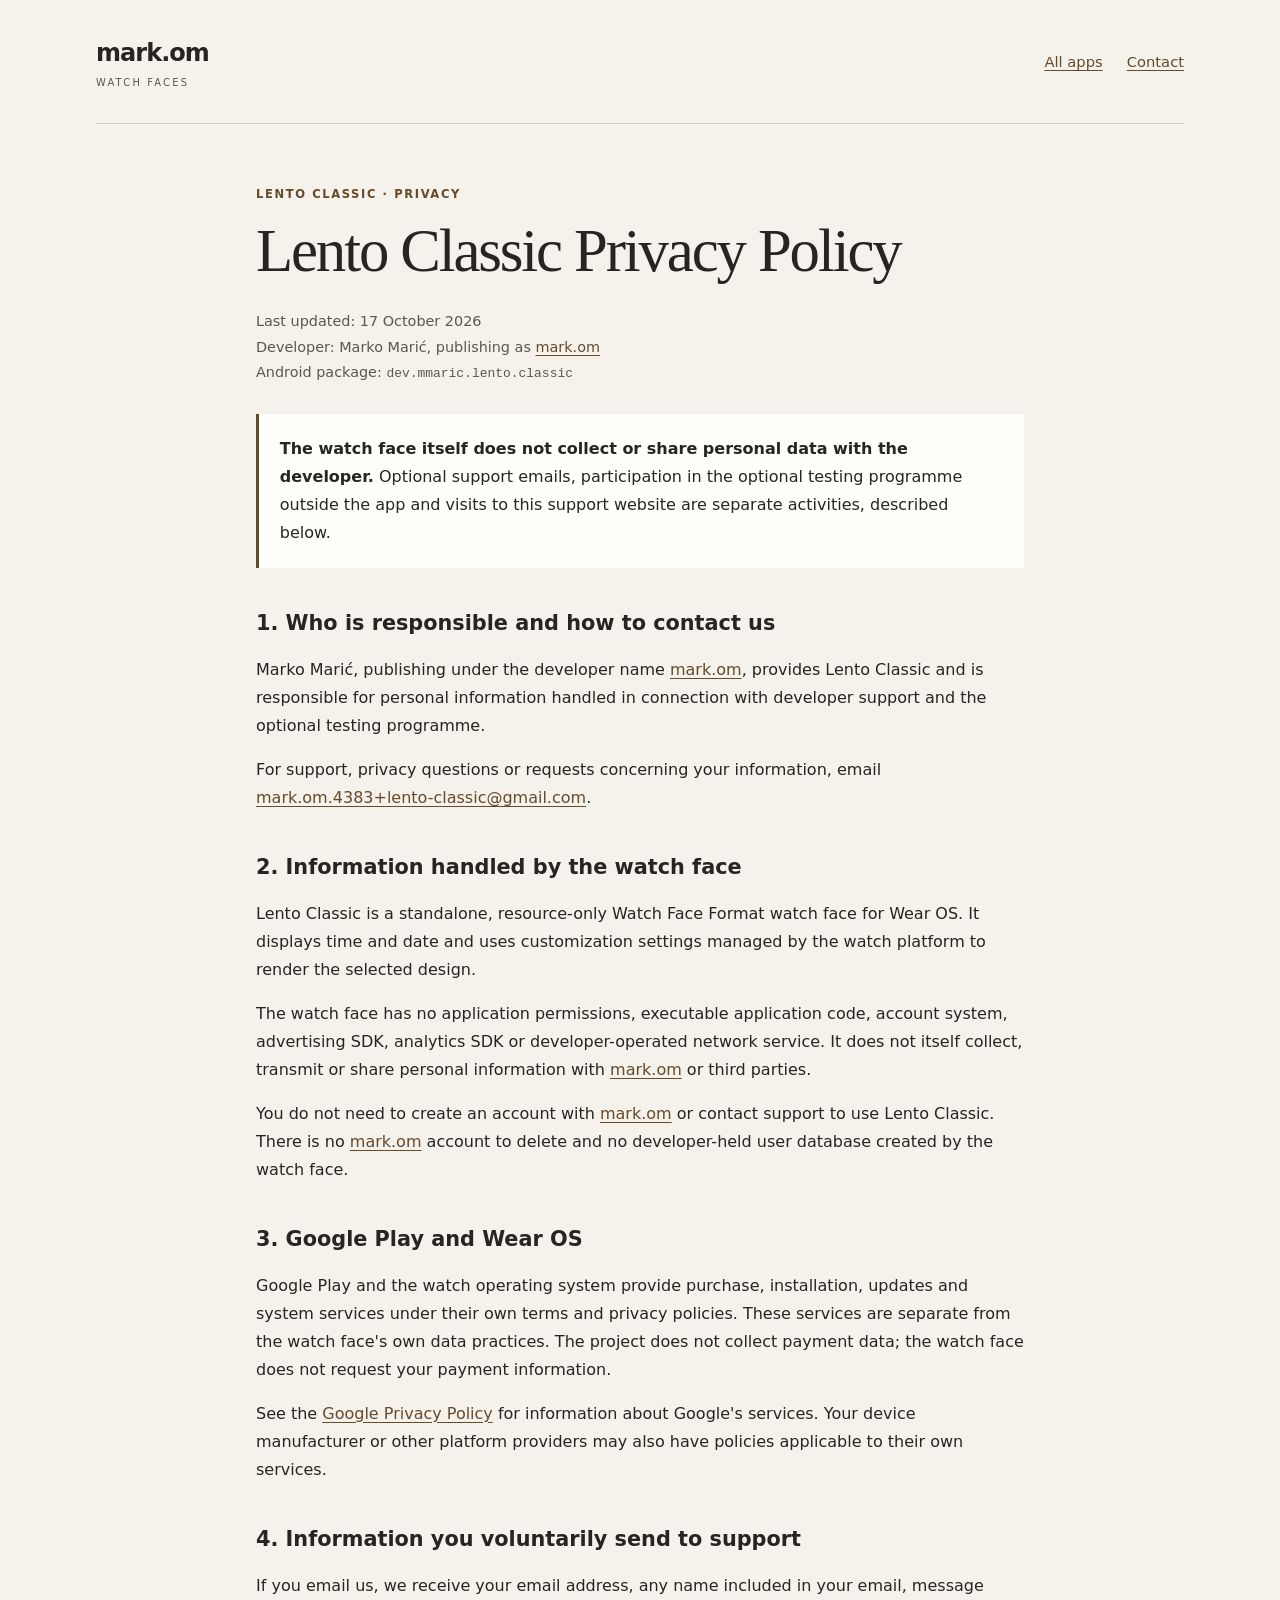
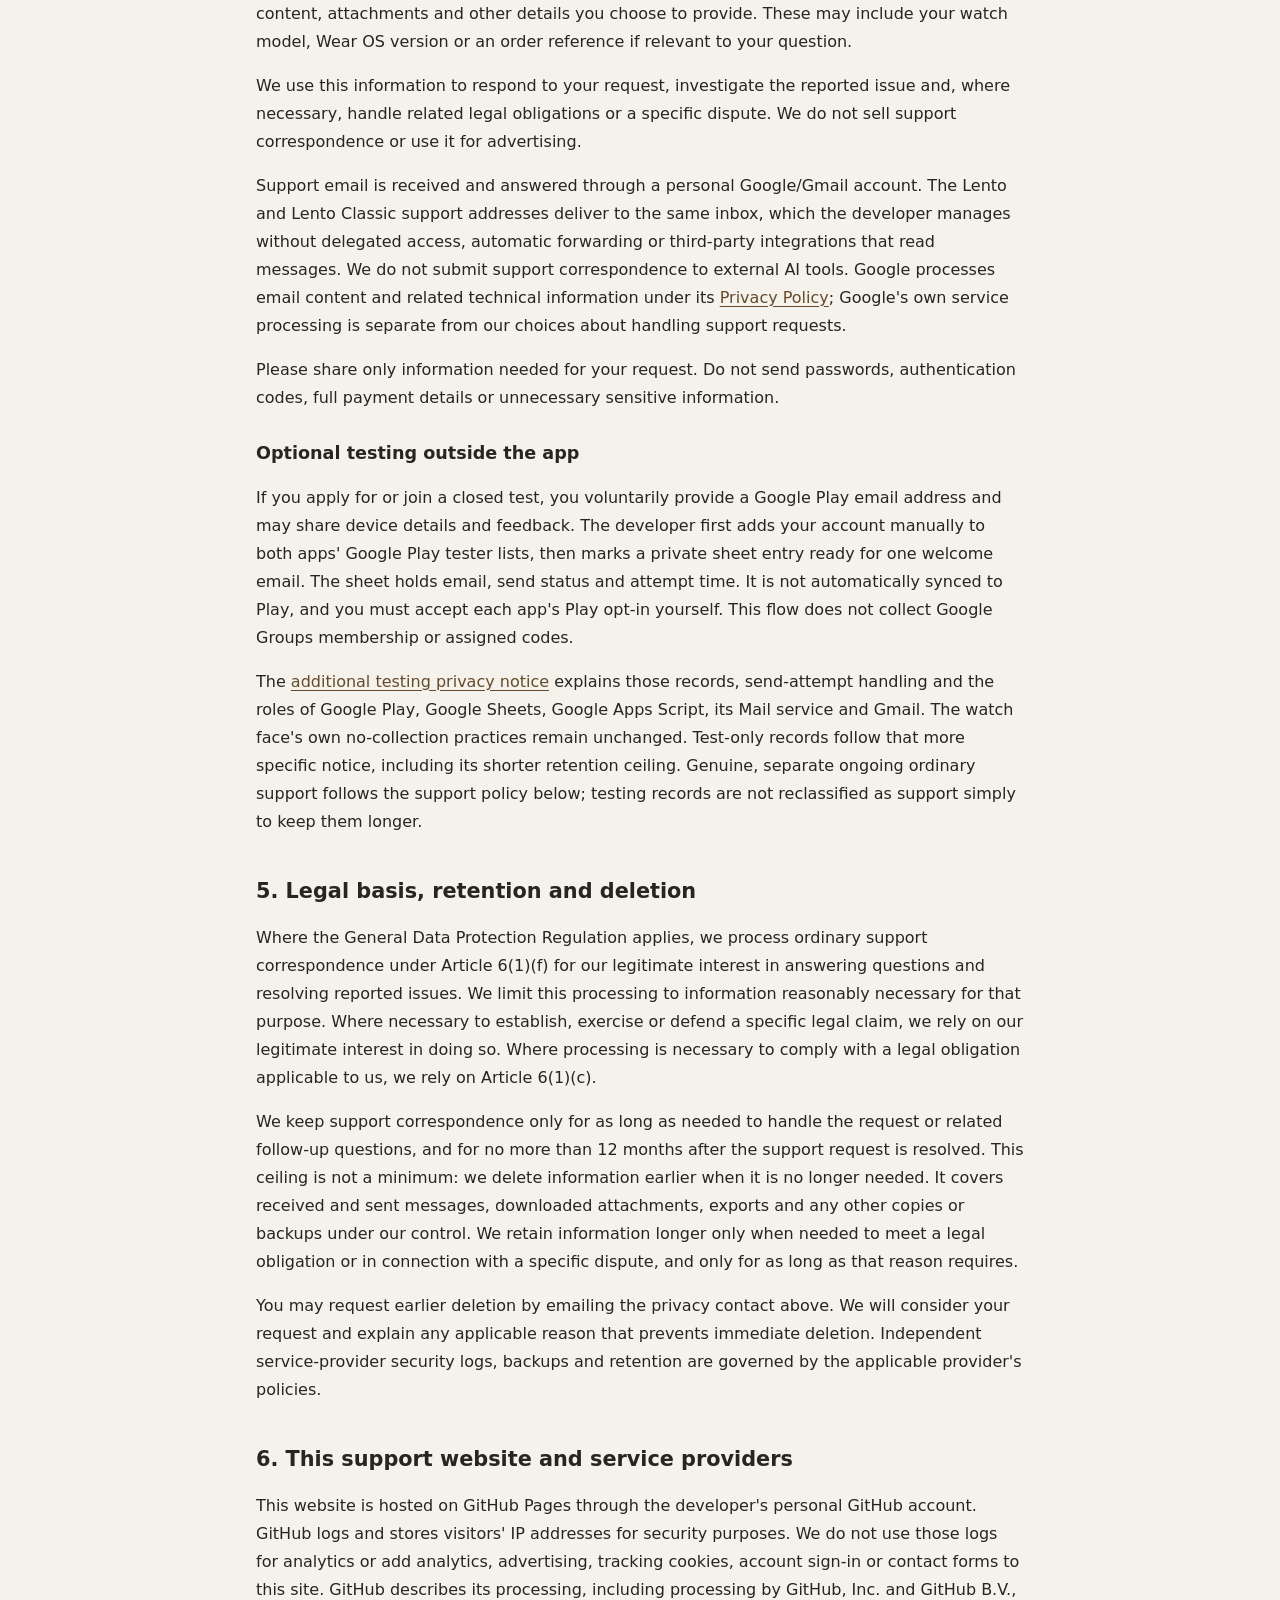
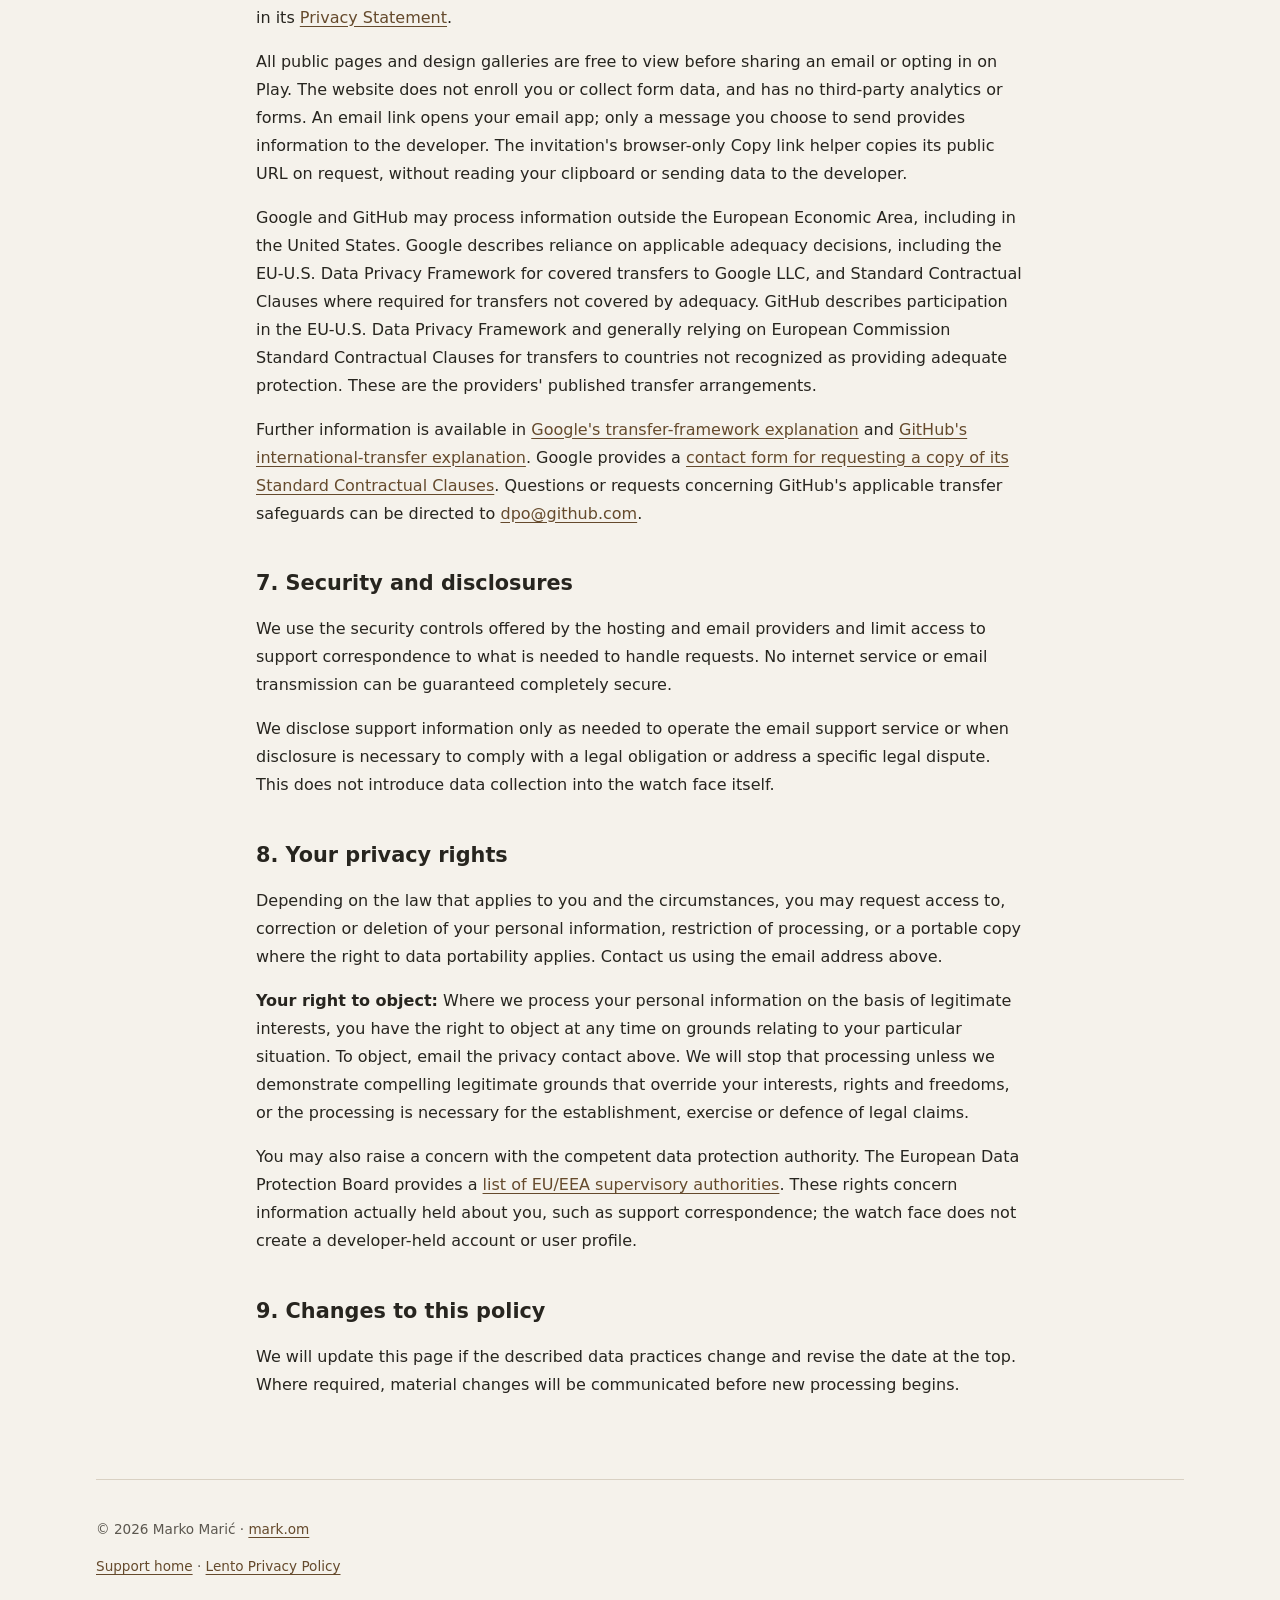
<file: lento-classic/privacy/index.html>
<!doctype html>
<html lang="en">
<head>
  <meta charset="utf-8">
  <meta name="viewport" content="width=device-width, initial-scale=1">
  <meta name="referrer" content="no-referrer">
  <meta name="description" content="Privacy policy for the Lento Classic watch face by Marko Marić, publishing as mark.om.">
  <title>Lento Classic Privacy Policy | mark.om</title>
  <link rel="stylesheet" href="../../styles.css">
</head>
<body>
  <a class="skip-link" href="#main">Skip to content</a>
  <header class="site-header wrap">
    <a class="brand" href="https://github.com/mmaric27" aria-label="mark.om on GitHub">mark.om<span>WATCH FACES</span></a>
    <nav aria-label="Main navigation"><a href="../../index.html">All apps</a><a href="mailto:mark.om.4383+lento-classic@gmail.com">Contact</a></nav>
  </header>
  <main id="main" class="wrap">
    <article class="policy" aria-labelledby="policy-title">
      <p class="eyebrow">LENTO CLASSIC · PRIVACY</p>
      <h1 id="policy-title">Lento Classic Privacy Policy</h1>
      <p class="policy-meta">Last updated: <time datetime="2026-10-17">17 October 2026</time><br>Developer: Marko Marić, publishing as <a href="https://github.com/mmaric27">mark.om</a><br>Android package: <code>dev.mmaric.lento.classic</code></p>
      <aside class="summary" aria-label="Policy summary"><p><strong>The watch face itself does not collect or share personal data with the developer.</strong> Optional support emails, participation in the optional testing programme outside the app and visits to this support website are separate activities, described below.</p></aside>

      <h2>1. Who is responsible and how to contact us</h2>
      <p>Marko Marić, publishing under the developer name <a href="https://github.com/mmaric27">mark.om</a>, provides Lento Classic and is responsible for personal information handled in connection with developer support and the optional testing programme.</p>
      <p>For support, privacy questions or requests concerning your information, email <a href="mailto:mark.om.4383+lento-classic@gmail.com">mark.om.4383+lento-classic@gmail.com</a>.</p>

      <h2>2. Information handled by the watch face</h2>
      <p>Lento Classic is a standalone, resource-only Watch Face Format watch face for Wear OS. It displays time and date and uses customization settings managed by the watch platform to render the selected design.</p>
      <p>The watch face has no application permissions, executable application code, account system, advertising SDK, analytics SDK or developer-operated network service. It does not itself collect, transmit or share personal information with <a href="https://github.com/mmaric27">mark.om</a> or third parties.</p>
      <p>You do not need to create an account with <a href="https://github.com/mmaric27">mark.om</a> or contact support to use Lento Classic. There is no <a href="https://github.com/mmaric27">mark.om</a> account to delete and no developer-held user database created by the watch face.</p>

      <h2>3. Google Play and Wear OS</h2>
      <p>Google Play and the watch operating system provide purchase, installation, updates and system services under their own terms and privacy policies. These services are separate from the watch face's own data practices. The project does not collect payment data; the watch face does not request your payment information.</p>
      <p>See the <a href="https://policies.google.com/privacy" rel="noreferrer">Google Privacy Policy</a> for information about Google's services. Your device manufacturer or other platform providers may also have policies applicable to their own services.</p>

      <h2>4. Information you voluntarily send to support</h2>
      <p>If you email us, we receive your email address, any name included in your email, message content, attachments and other details you choose to provide. These may include your watch model, Wear OS version or an order reference if relevant to your question.</p>
      <p>We use this information to respond to your request, investigate the reported issue and, where necessary, handle related legal obligations or a specific dispute. We do not sell support correspondence or use it for advertising.</p>
      <p>Support email is received and answered through a personal Google/Gmail account. The Lento and Lento Classic support addresses deliver to the same inbox, which the developer manages without delegated access, automatic forwarding or third-party integrations that read messages. We do not submit support correspondence to external AI tools. Google processes email content and related technical information under its <a href="https://policies.google.com/privacy" rel="noreferrer">Privacy Policy</a>; Google's own service processing is separate from our choices about handling support requests.</p>
      <p>Please share only information needed for your request. Do not send passwords, authentication codes, full payment details or unnecessary sensitive information.</p>

      <h3>Optional testing outside the app</h3>
      <p>If you apply for or join a closed test, you voluntarily provide a Google Play email address and may share device details and feedback. The developer first adds your account manually to both apps' Google Play tester lists, then marks a private sheet entry ready for one welcome email. The sheet holds email, send status and attempt time. It is not automatically synced to Play, and you must accept each app's Play opt-in yourself. This flow does not collect Google Groups membership or assigned codes.</p>
      <p>The <a href="../../testing/index.html#privacy">additional testing privacy notice</a> explains those records, send-attempt handling and the roles of Google Play, Google Sheets, Google Apps Script, its Mail service and Gmail. The watch face's own no-collection practices remain unchanged. Test-only records follow that more specific notice, including its shorter retention ceiling. Genuine, separate ongoing ordinary support follows the support policy below; testing records are not reclassified as support simply to keep them longer.</p>

      <h2>5. Legal basis, retention and deletion</h2>
      <p>Where the General Data Protection Regulation applies, we process ordinary support correspondence under Article 6(1)(f) for our legitimate interest in answering questions and resolving reported issues. We limit this processing to information reasonably necessary for that purpose. Where necessary to establish, exercise or defend a specific legal claim, we rely on our legitimate interest in doing so. Where processing is necessary to comply with a legal obligation applicable to us, we rely on Article 6(1)(c).</p>
      <p>We keep support correspondence only for as long as needed to handle the request or related follow-up questions, and for no more than 12 months after the support request is resolved. This ceiling is not a minimum: we delete information earlier when it is no longer needed. It covers received and sent messages, downloaded attachments, exports and any other copies or backups under our control. We retain information longer only when needed to meet a legal obligation or in connection with a specific dispute, and only for as long as that reason requires.</p>
      <p>You may request earlier deletion by emailing the privacy contact above. We will consider your request and explain any applicable reason that prevents immediate deletion. Independent service-provider security logs, backups and retention are governed by the applicable provider's policies.</p>

      <h2 id="providers">6. This support website and service providers</h2>
      <p>This website is hosted on GitHub Pages through the developer's personal GitHub account. GitHub logs and stores visitors' IP addresses for security purposes. We do not use those logs for analytics or add analytics, advertising, tracking cookies, account sign-in or contact forms to this site. GitHub describes its processing, including processing by GitHub, Inc. and GitHub B.V., in its <a href="https://docs.github.com/en/site-policy/privacy-policies/github-general-privacy-statement" rel="noreferrer">Privacy Statement</a>.</p>
      <p>All public pages and design galleries are free to view before sharing an email or opting in on Play. The website does not enroll you or collect form data, and has no third-party analytics or forms. An email link opens your email app; only a message you choose to send provides information to the developer. The invitation's browser-only Copy link helper copies its public URL on request, without reading your clipboard or sending data to the developer.</p>
      <p>Google and GitHub may process information outside the European Economic Area, including in the United States. Google describes reliance on applicable adequacy decisions, including the EU-U.S. Data Privacy Framework for covered transfers to Google LLC, and Standard Contractual Clauses where required for transfers not covered by adequacy. GitHub describes participation in the EU-U.S. Data Privacy Framework and generally relying on European Commission Standard Contractual Clauses for transfers to countries not recognized as providing adequate protection. These are the providers' published transfer arrangements.</p>
      <p>Further information is available in <a href="https://policies.google.com/privacy/frameworks?hl=en" rel="noreferrer">Google's transfer-framework explanation</a> and <a href="https://docs.github.com/en/site-policy/privacy-policies/github-general-privacy-statement#international-data-transfers" rel="noreferrer">GitHub's international-transfer explanation</a>. Google provides a <a href="https://support.google.com/policies/troubleshooter/7575787?hl=en" rel="noreferrer">contact form for requesting a copy of its Standard Contractual Clauses</a>. Questions or requests concerning GitHub's applicable transfer safeguards can be directed to <a href="mailto:dpo@github.com">dpo@github.com</a>.</p>

      <h2>7. Security and disclosures</h2>
      <p>We use the security controls offered by the hosting and email providers and limit access to support correspondence to what is needed to handle requests. No internet service or email transmission can be guaranteed completely secure.</p>
      <p>We disclose support information only as needed to operate the email support service or when disclosure is necessary to comply with a legal obligation or address a specific legal dispute. This does not introduce data collection into the watch face itself.</p>

      <h2>8. Your privacy rights</h2>
      <p>Depending on the law that applies to you and the circumstances, you may request access to, correction or deletion of your personal information, restriction of processing, or a portable copy where the right to data portability applies. Contact us using the email address above.</p>
      <p><strong>Your right to object:</strong> Where we process your personal information on the basis of legitimate interests, you have the right to object at any time on grounds relating to your particular situation. To object, email the privacy contact above. We will stop that processing unless we demonstrate compelling legitimate grounds that override your interests, rights and freedoms, or the processing is necessary for the establishment, exercise or defence of legal claims.</p>
      <p>You may also raise a concern with the competent data protection authority. The European Data Protection Board provides a <a href="https://www.edpb.europa.eu/about-edpb/about-edpb/members_en" rel="noreferrer">list of EU/EEA supervisory authorities</a>. These rights concern information actually held about you, such as support correspondence; the watch face does not create a developer-held account or user profile.</p>

      <h2>9. Changes to this policy</h2>
      <p>We will update this page if the described data practices change and revise the date at the top. Where required, material changes will be communicated before new processing begins.</p>
    </article>
  </main>
  <footer class="site-footer wrap"><p>© 2026 Marko Marić · <a href="https://github.com/mmaric27">mark.om</a></p><p><a href="../../index.html">Support home</a> · <a href="../../lento/privacy/index.html">Lento Privacy Policy</a></p></footer>
</body>
</html>
</file>
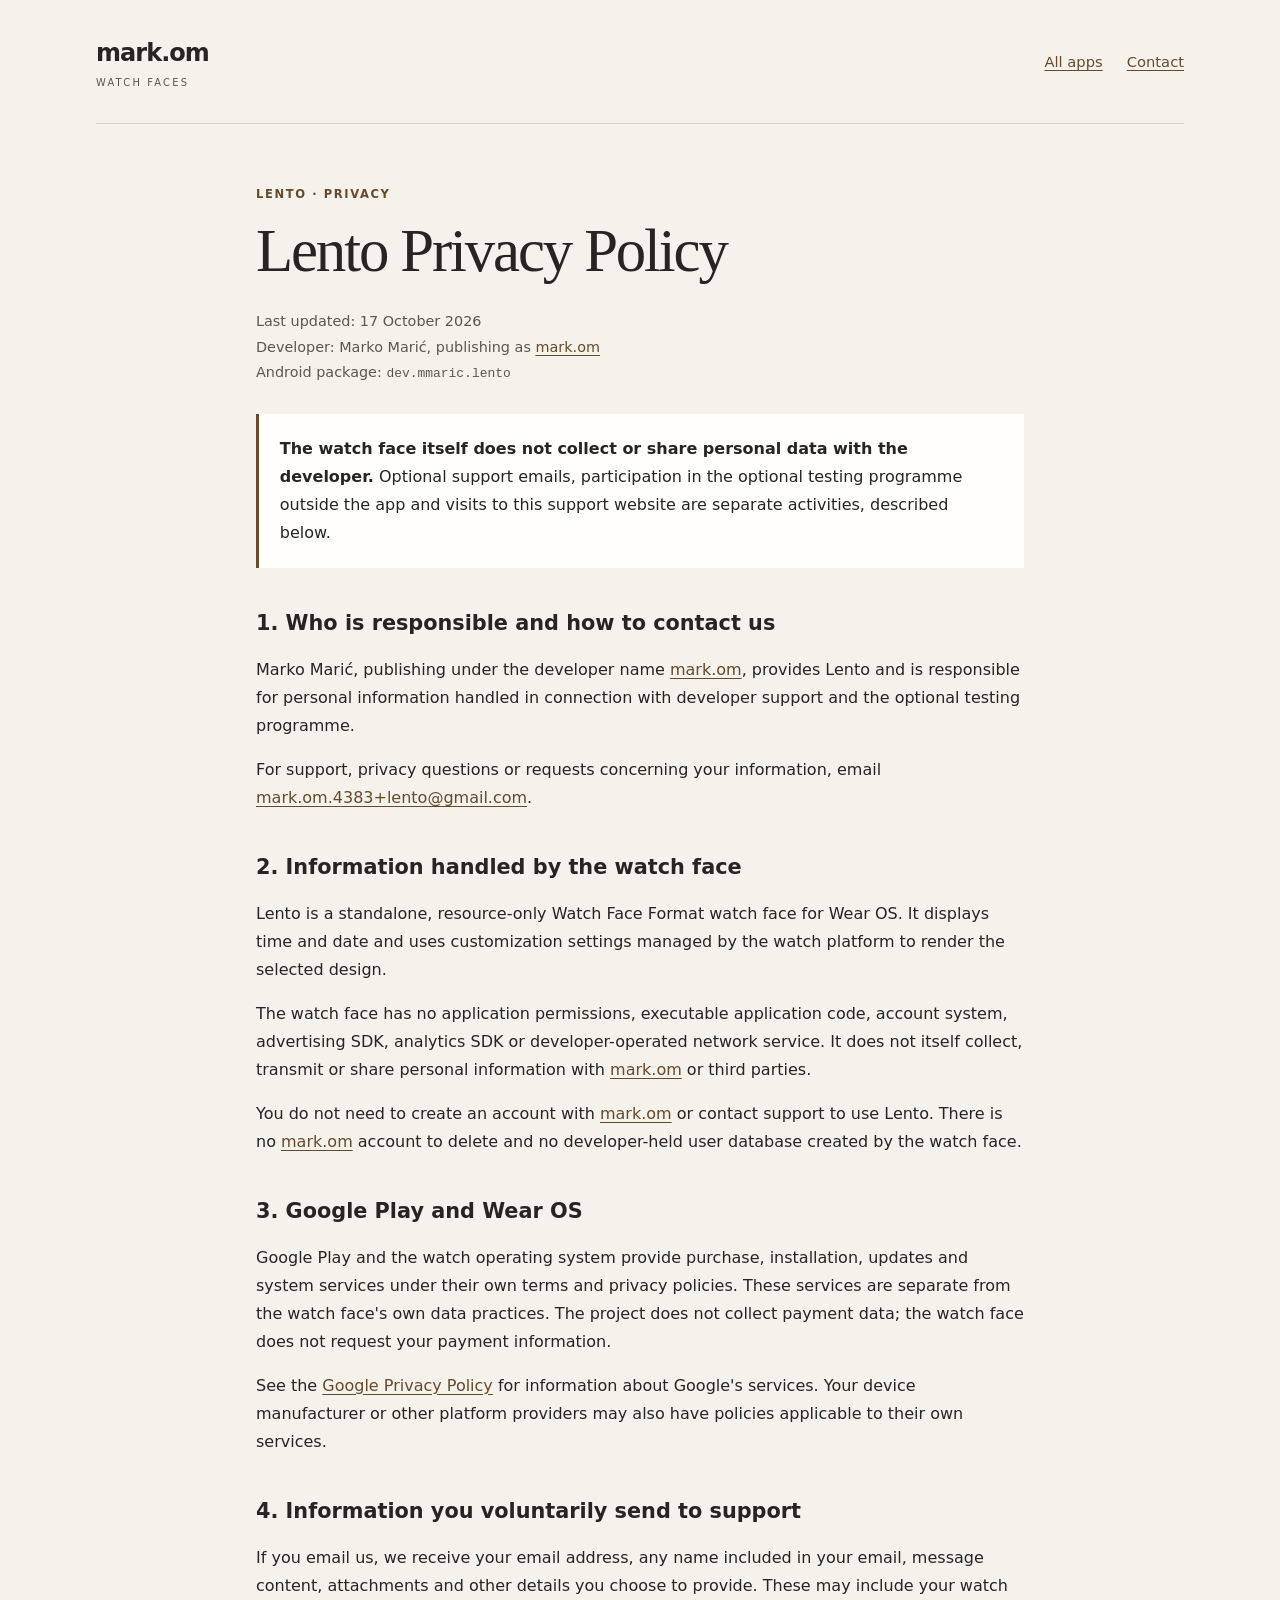
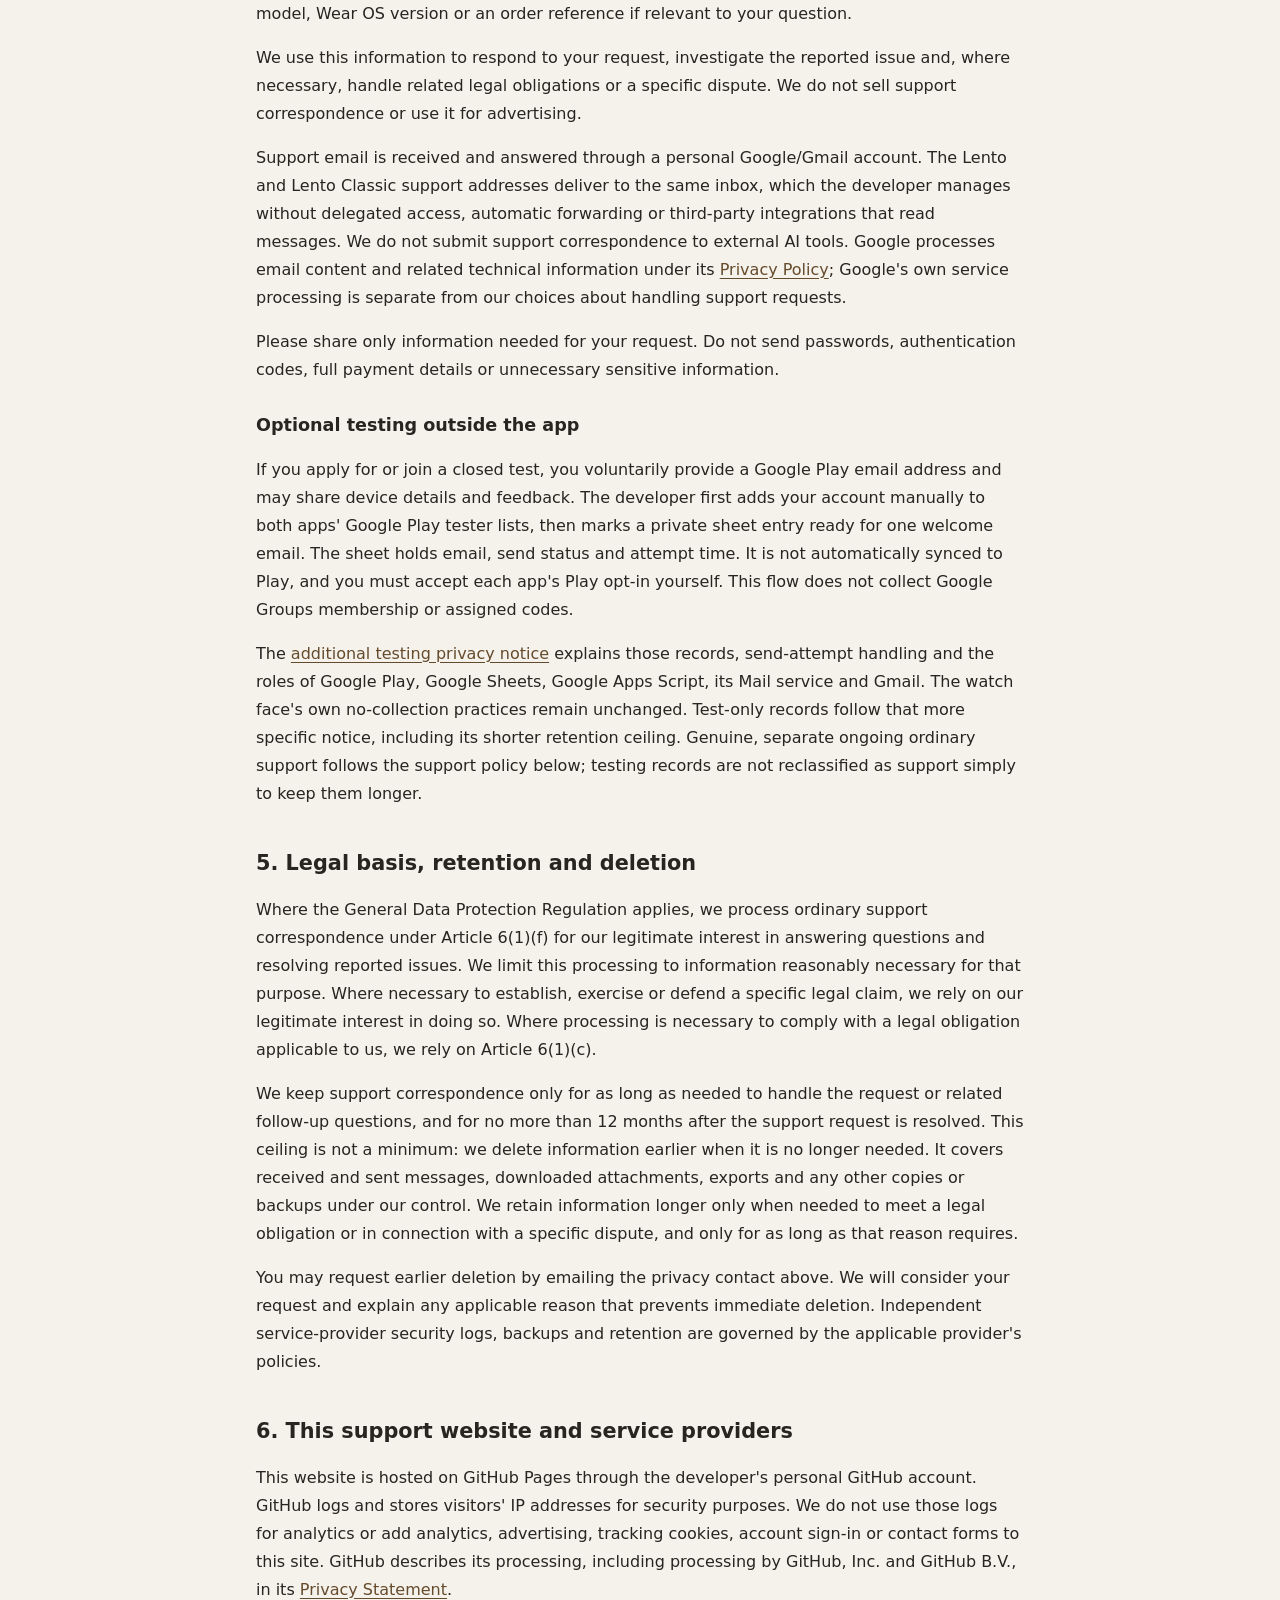
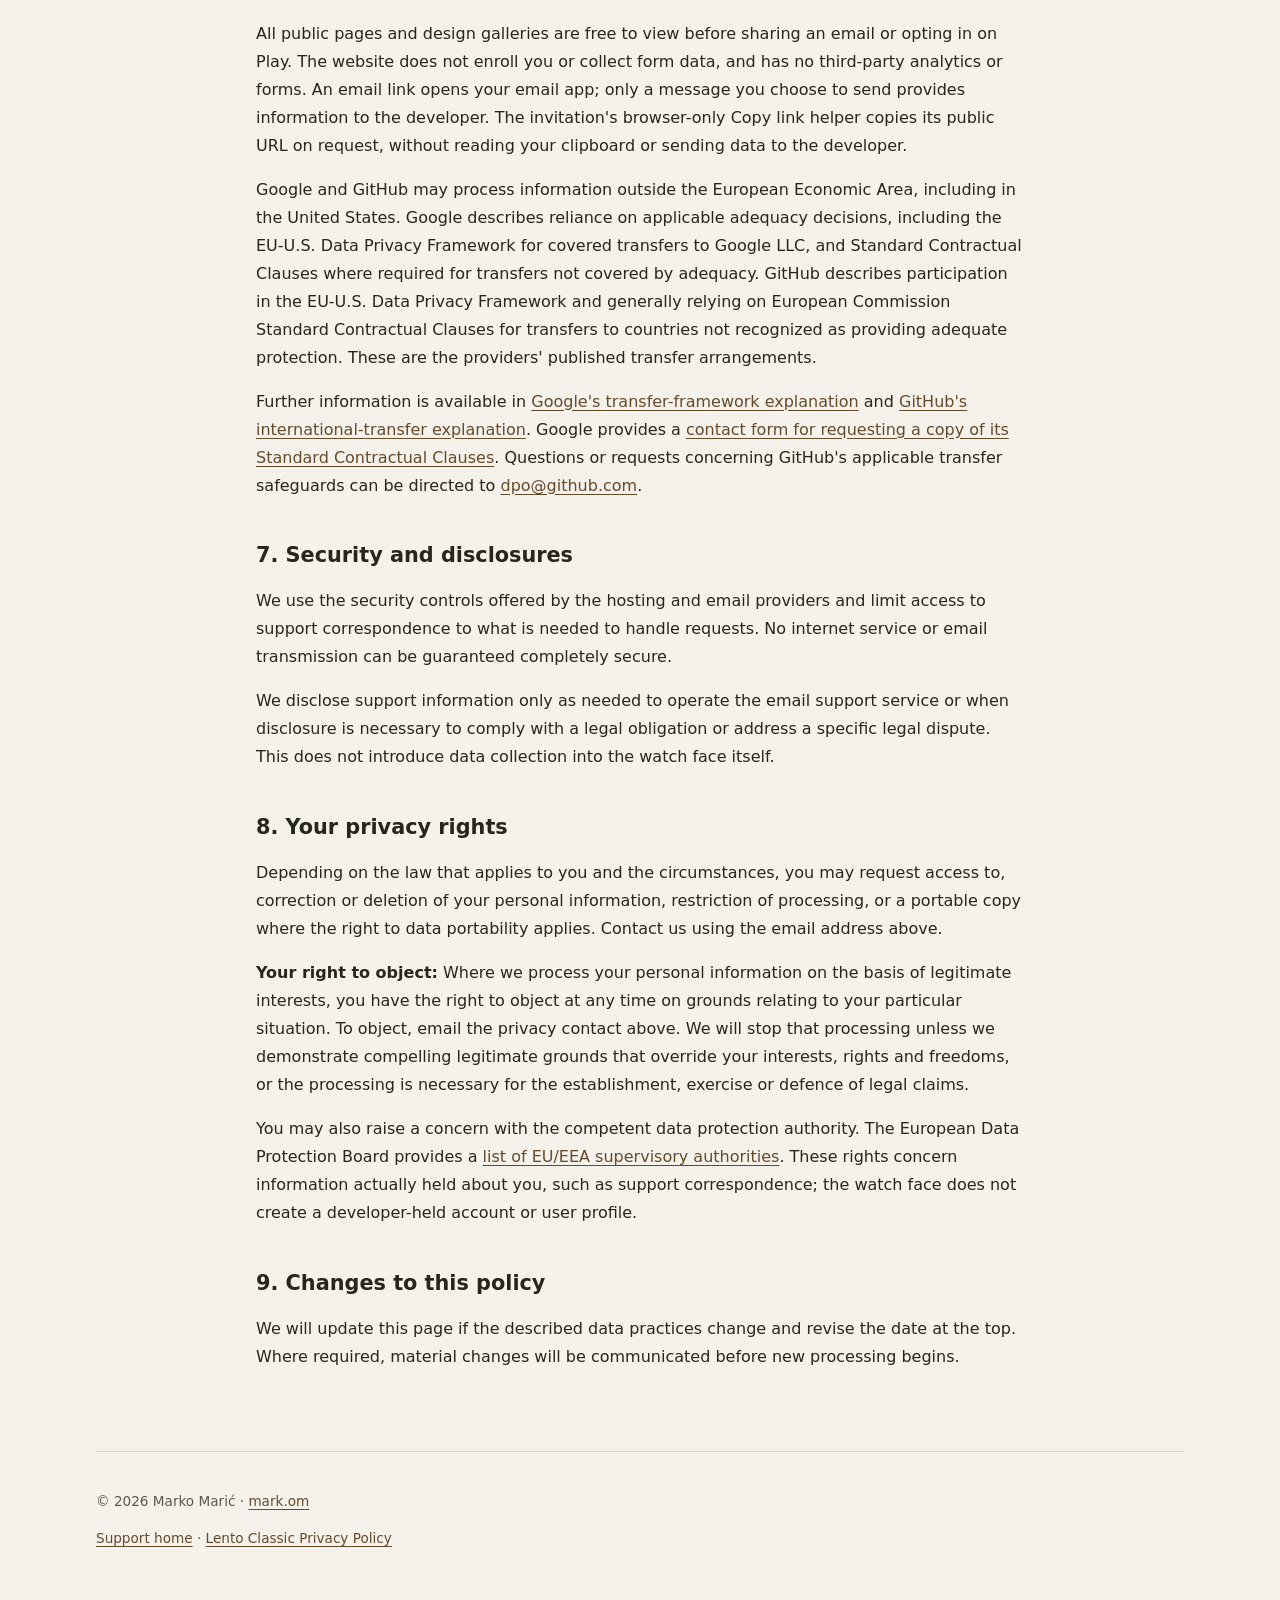
<file: lento/privacy/index.html>
<!doctype html>
<html lang="en">
<head>
  <meta charset="utf-8">
  <meta name="viewport" content="width=device-width, initial-scale=1">
  <meta name="referrer" content="no-referrer">
  <meta name="description" content="Privacy policy for the Lento watch face by Marko Marić, publishing as mark.om.">
  <title>Lento Privacy Policy | mark.om</title>
  <link rel="stylesheet" href="../../styles.css">
</head>
<body>
  <a class="skip-link" href="#main">Skip to content</a>
  <header class="site-header wrap">
    <a class="brand" href="https://github.com/mmaric27" aria-label="mark.om on GitHub">mark.om<span>WATCH FACES</span></a>
    <nav aria-label="Main navigation"><a href="../../index.html">All apps</a><a href="mailto:mark.om.4383+lento@gmail.com">Contact</a></nav>
  </header>
  <main id="main" class="wrap">
    <article class="policy" aria-labelledby="policy-title">
      <p class="eyebrow">LENTO · PRIVACY</p>
      <h1 id="policy-title">Lento Privacy Policy</h1>
      <p class="policy-meta">Last updated: <time datetime="2026-10-17">17 October 2026</time><br>Developer: Marko Marić, publishing as <a href="https://github.com/mmaric27">mark.om</a><br>Android package: <code>dev.mmaric.lento</code></p>
      <aside class="summary" aria-label="Policy summary"><p><strong>The watch face itself does not collect or share personal data with the developer.</strong> Optional support emails, participation in the optional testing programme outside the app and visits to this support website are separate activities, described below.</p></aside>

      <h2>1. Who is responsible and how to contact us</h2>
      <p>Marko Marić, publishing under the developer name <a href="https://github.com/mmaric27">mark.om</a>, provides Lento and is responsible for personal information handled in connection with developer support and the optional testing programme.</p>
      <p>For support, privacy questions or requests concerning your information, email <a href="mailto:mark.om.4383+lento@gmail.com">mark.om.4383+lento@gmail.com</a>.</p>

      <h2>2. Information handled by the watch face</h2>
      <p>Lento is a standalone, resource-only Watch Face Format watch face for Wear OS. It displays time and date and uses customization settings managed by the watch platform to render the selected design.</p>
      <p>The watch face has no application permissions, executable application code, account system, advertising SDK, analytics SDK or developer-operated network service. It does not itself collect, transmit or share personal information with <a href="https://github.com/mmaric27">mark.om</a> or third parties.</p>
      <p>You do not need to create an account with <a href="https://github.com/mmaric27">mark.om</a> or contact support to use Lento. There is no <a href="https://github.com/mmaric27">mark.om</a> account to delete and no developer-held user database created by the watch face.</p>

      <h2>3. Google Play and Wear OS</h2>
      <p>Google Play and the watch operating system provide purchase, installation, updates and system services under their own terms and privacy policies. These services are separate from the watch face's own data practices. The project does not collect payment data; the watch face does not request your payment information.</p>
      <p>See the <a href="https://policies.google.com/privacy" rel="noreferrer">Google Privacy Policy</a> for information about Google's services. Your device manufacturer or other platform providers may also have policies applicable to their own services.</p>

      <h2>4. Information you voluntarily send to support</h2>
      <p>If you email us, we receive your email address, any name included in your email, message content, attachments and other details you choose to provide. These may include your watch model, Wear OS version or an order reference if relevant to your question.</p>
      <p>We use this information to respond to your request, investigate the reported issue and, where necessary, handle related legal obligations or a specific dispute. We do not sell support correspondence or use it for advertising.</p>
      <p>Support email is received and answered through a personal Google/Gmail account. The Lento and Lento Classic support addresses deliver to the same inbox, which the developer manages without delegated access, automatic forwarding or third-party integrations that read messages. We do not submit support correspondence to external AI tools. Google processes email content and related technical information under its <a href="https://policies.google.com/privacy" rel="noreferrer">Privacy Policy</a>; Google's own service processing is separate from our choices about handling support requests.</p>
      <p>Please share only information needed for your request. Do not send passwords, authentication codes, full payment details or unnecessary sensitive information.</p>

      <h3>Optional testing outside the app</h3>
      <p>If you apply for or join a closed test, you voluntarily provide a Google Play email address and may share device details and feedback. The developer first adds your account manually to both apps' Google Play tester lists, then marks a private sheet entry ready for one welcome email. The sheet holds email, send status and attempt time. It is not automatically synced to Play, and you must accept each app's Play opt-in yourself. This flow does not collect Google Groups membership or assigned codes.</p>
      <p>The <a href="../../testing/index.html#privacy">additional testing privacy notice</a> explains those records, send-attempt handling and the roles of Google Play, Google Sheets, Google Apps Script, its Mail service and Gmail. The watch face's own no-collection practices remain unchanged. Test-only records follow that more specific notice, including its shorter retention ceiling. Genuine, separate ongoing ordinary support follows the support policy below; testing records are not reclassified as support simply to keep them longer.</p>

      <h2>5. Legal basis, retention and deletion</h2>
      <p>Where the General Data Protection Regulation applies, we process ordinary support correspondence under Article 6(1)(f) for our legitimate interest in answering questions and resolving reported issues. We limit this processing to information reasonably necessary for that purpose. Where necessary to establish, exercise or defend a specific legal claim, we rely on our legitimate interest in doing so. Where processing is necessary to comply with a legal obligation applicable to us, we rely on Article 6(1)(c).</p>
      <p>We keep support correspondence only for as long as needed to handle the request or related follow-up questions, and for no more than 12 months after the support request is resolved. This ceiling is not a minimum: we delete information earlier when it is no longer needed. It covers received and sent messages, downloaded attachments, exports and any other copies or backups under our control. We retain information longer only when needed to meet a legal obligation or in connection with a specific dispute, and only for as long as that reason requires.</p>
      <p>You may request earlier deletion by emailing the privacy contact above. We will consider your request and explain any applicable reason that prevents immediate deletion. Independent service-provider security logs, backups and retention are governed by the applicable provider's policies.</p>

      <h2 id="providers">6. This support website and service providers</h2>
      <p>This website is hosted on GitHub Pages through the developer's personal GitHub account. GitHub logs and stores visitors' IP addresses for security purposes. We do not use those logs for analytics or add analytics, advertising, tracking cookies, account sign-in or contact forms to this site. GitHub describes its processing, including processing by GitHub, Inc. and GitHub B.V., in its <a href="https://docs.github.com/en/site-policy/privacy-policies/github-general-privacy-statement" rel="noreferrer">Privacy Statement</a>.</p>
      <p>All public pages and design galleries are free to view before sharing an email or opting in on Play. The website does not enroll you or collect form data, and has no third-party analytics or forms. An email link opens your email app; only a message you choose to send provides information to the developer. The invitation's browser-only Copy link helper copies its public URL on request, without reading your clipboard or sending data to the developer.</p>
      <p>Google and GitHub may process information outside the European Economic Area, including in the United States. Google describes reliance on applicable adequacy decisions, including the EU-U.S. Data Privacy Framework for covered transfers to Google LLC, and Standard Contractual Clauses where required for transfers not covered by adequacy. GitHub describes participation in the EU-U.S. Data Privacy Framework and generally relying on European Commission Standard Contractual Clauses for transfers to countries not recognized as providing adequate protection. These are the providers' published transfer arrangements.</p>
      <p>Further information is available in <a href="https://policies.google.com/privacy/frameworks?hl=en" rel="noreferrer">Google's transfer-framework explanation</a> and <a href="https://docs.github.com/en/site-policy/privacy-policies/github-general-privacy-statement#international-data-transfers" rel="noreferrer">GitHub's international-transfer explanation</a>. Google provides a <a href="https://support.google.com/policies/troubleshooter/7575787?hl=en" rel="noreferrer">contact form for requesting a copy of its Standard Contractual Clauses</a>. Questions or requests concerning GitHub's applicable transfer safeguards can be directed to <a href="mailto:dpo@github.com">dpo@github.com</a>.</p>

      <h2>7. Security and disclosures</h2>
      <p>We use the security controls offered by the hosting and email providers and limit access to support correspondence to what is needed to handle requests. No internet service or email transmission can be guaranteed completely secure.</p>
      <p>We disclose support information only as needed to operate the email support service or when disclosure is necessary to comply with a legal obligation or address a specific legal dispute. This does not introduce data collection into the watch face itself.</p>

      <h2>8. Your privacy rights</h2>
      <p>Depending on the law that applies to you and the circumstances, you may request access to, correction or deletion of your personal information, restriction of processing, or a portable copy where the right to data portability applies. Contact us using the email address above.</p>
      <p><strong>Your right to object:</strong> Where we process your personal information on the basis of legitimate interests, you have the right to object at any time on grounds relating to your particular situation. To object, email the privacy contact above. We will stop that processing unless we demonstrate compelling legitimate grounds that override your interests, rights and freedoms, or the processing is necessary for the establishment, exercise or defence of legal claims.</p>
      <p>You may also raise a concern with the competent data protection authority. The European Data Protection Board provides a <a href="https://www.edpb.europa.eu/about-edpb/about-edpb/members_en" rel="noreferrer">list of EU/EEA supervisory authorities</a>. These rights concern information actually held about you, such as support correspondence; the watch face does not create a developer-held account or user profile.</p>

      <h2>9. Changes to this policy</h2>
      <p>We will update this page if the described data practices change and revise the date at the top. Where required, material changes will be communicated before new processing begins.</p>
    </article>
  </main>
  <footer class="site-footer wrap"><p>© 2026 Marko Marić · <a href="https://github.com/mmaric27">mark.om</a></p><p><a href="../../index.html">Support home</a> · <a href="../../lento-classic/privacy/index.html">Lento Classic Privacy Policy</a></p></footer>
</body>
</html>
</file>
<file: styles.css>
:root {
  color-scheme: light;
  --paper: #f5f2eb;
  --card: #fffefa;
  --ink: #27251f;
  --muted: #5b574f;
  --accent: #654a2c;
  --line: #d9d1c3;
}
* { box-sizing: border-box; }
html { scroll-padding-top: 1.5rem; }
body { margin: 0; background: var(--paper); color: var(--ink); font: 1rem/1.75 system-ui, -apple-system, BlinkMacSystemFont, "Segoe UI", sans-serif; }
a { color: var(--accent); text-underline-offset: .2em; overflow-wrap: anywhere; }
a:hover { text-decoration-thickness: .14em; }
a:focus-visible { outline: 3px solid var(--accent); outline-offset: 5px; border-radius: 2px; }
.wrap { width: min(100% - 3rem, 68rem); margin-inline: auto; }
.skip-link { position: absolute; left: 1rem; top: -8rem; padding: .6rem 1rem; background: var(--card); z-index: 2; }
.skip-link:focus { top: 1rem; }
.site-header { display: flex; justify-content: space-between; align-items: center; gap: 2rem; padding-block: 2rem; border-bottom: 1px solid var(--line); }
.brand { color: var(--ink); text-decoration: none; font-size: 1.5rem; font-weight: 650; letter-spacing: -.04em; }
.brand span { display: block; color: var(--muted); font-size: .62rem; font-weight: 500; letter-spacing: .22em; }
nav { display: flex; flex-wrap: wrap; gap: 1.5rem; font-size: .92rem; }
.intro { max-width: 48rem; padding-block: 4.5rem 2.8rem; }
.eyebrow { color: var(--accent); font-size: .72rem; font-weight: 650; letter-spacing: .14em; }
h1, h2 { line-height: 1.15; text-wrap: balance; }
h1 { margin: .5rem 0 1.5rem; font-family: Georgia, "Times New Roman", serif; font-weight: 400; font-size: clamp(2.5rem, 6vw, 4.7rem); letter-spacing: -.035em; }
h2 { font-size: 1.55rem; font-weight: 600; }
.lead { font-size: 1.2rem; color: var(--muted); }
.app-grid { display: grid; grid-template-columns: repeat(2, minmax(0, 1fr)); gap: 1.5rem; }
.app-card { padding: 2rem; border: 1px solid var(--line); border-radius: .5rem; background: var(--card); }
.app-card h2 { font: 400 2.2rem/1.2 Georgia, "Times New Roman", serif; margin-block: .5rem 1rem; }
.app-card > p:not(.eyebrow) { color: var(--muted); }
.policy-link { display: inline-block; margin-block: .7rem; font-weight: 600; }
.contact { margin-top: 1.7rem; padding-top: 1.2rem; border-top: 1px solid var(--line); font-size: .9rem; }
.contact span { display: block; }
.support-section { max-width: 48rem; padding-block: 3rem; }
.site-footer { margin-top: 1rem; padding-block: 1.5rem 3rem; border-top: 1px solid var(--line); color: var(--muted); font-size: .85rem; }
.site-footer p { max-width: 54rem; }
.policy { max-width: 48rem; margin-inline: auto; padding-block: 3rem; }
.policy h1 { font-size: clamp(2.3rem, 5vw, 3.8rem); }
.policy h2 { margin-top: 2.6rem; font-size: 1.3rem; line-height: 1.4; }
.policy li { margin-block: .4rem; }
.policy-meta { color: var(--muted); font-size: .9rem; }
.summary { padding: 1rem 1.3rem; background: var(--card); border-left: 3px solid var(--accent); margin-block: 1.8rem; }
.summary p { margin: .3rem 0; }
code { font-size: .9em; overflow-wrap: anywhere; }
.feature { margin: 1.5rem 0; }
.feature img { display: block; width: 100%; height: auto; border-radius: .25rem; }
.feature figcaption { margin-top: .6rem; font-size: .78rem; line-height: 1.55; color: var(--muted); }
.section-nav { padding-block: .8rem; border-block: 1px solid var(--line); }
.intent { margin: 1.5rem 0; padding: 1rem 1.3rem; border-left: 3px solid var(--accent); background: var(--card); }
.intent p { margin: 0; }
.policy h3 { margin-top: 1.8rem; font-size: 1.1rem; line-height: 1.45; }
.policy section { scroll-margin-top: 1.5rem; }
@media (max-width: 42rem) {
  .wrap { width: min(100% - 2rem, 68rem); }
  .site-header { padding-block: 1.3rem; gap: 1rem; flex-wrap: wrap; }
  nav { gap: 1rem; }
  .intro { padding-block: 2.8rem 1.8rem; }
  .app-grid { grid-template-columns: 1fr; }
  .app-card { padding: 1.4rem; }
  .policy { padding-block: 2rem; }
}
@media print {
  body { background: white; color: black; font-size: 11pt; }
  .wrap { width: 100%; }
  nav, .skip-link { display: none; }
  a { color: black; }
  .policy { max-width: none; padding-block: 1rem; }
  .summary { background: white; }
}
</file>
